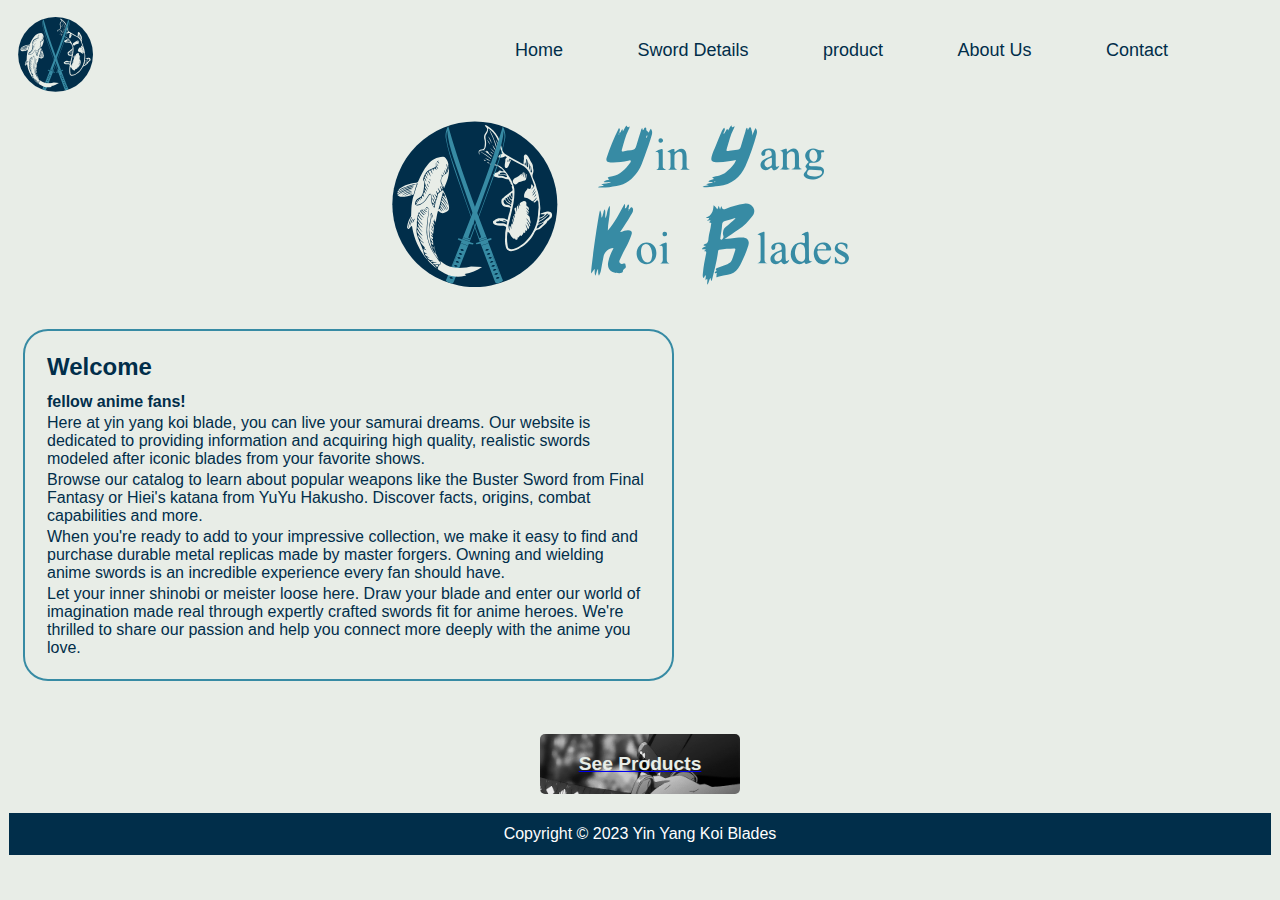
<file: index.html>
<!DOCTYPE html>
<html lang="en">
<head>
  <meta charset="UTF-8">
  <meta name="viewport" content="width=device-width, initial-scale=1.0">
  <link rel="stylesheet" href="test.css">
  <title>yin yang koi blade</title>
</head>
<body>
  <nav>
    <div class="main">
        <div class="container nav-container">
            <div class="menubar">
                <div class="logo">
                    <img src="img/logo.svg" alt="Anime Sword Shop Logo">
                    <ul>
                        <li><a href="./index.html">Home</a></li>
                        <li><a href="./detail.html">Sword Details</a></li> 
                        <li><a href="./product.html">product</a></li>
                        <li><a href="./about.html">About Us</a></li>
                        <li><a href="./contact.html">Contact</a></li>
                    </ul>
                </div>
            </div>
        </div>
    </div>

<!-- Absolutely positioned -->  
 <div class ="logoimg">
    <img src="img/mainlogo.svg" alt="Image"> 
 </div>
<main class="main-content">
    <section class="content-section">
        <div class="left-box">
            <div id="rcorners2">
               
                <h2>Welcome</h2>
                <h4>fellow anime fans!</h4>
            
                <p>Here at yin yang koi blade, you can live your samurai dreams. Our website is dedicated to providing information and acquiring high quality, realistic swords modeled after iconic blades from your favorite shows.</p>
                <p>Browse our catalog to learn about popular weapons like the Buster Sword from Final Fantasy or Hiei's katana from YuYu Hakusho. Discover facts, origins, combat capabilities and more.</p>
                <p>When you're ready to add to your impressive collection, we make it easy to find and purchase durable metal replicas made by master forgers. Owning and wielding anime swords is an incredible experience every fan should have.</p>
                <p>Let your inner shinobi or meister loose here. Draw your blade and enter our world of imagination made real through expertly crafted swords fit for anime heroes. We're thrilled to share our passion and help you connect more deeply with the anime you love.</p> 
            </div>
        </div>
        <div class="right-box">
            <div class="image-changer">
                <img class="slideshow-image" src="img/1.jpg" alt="Image 1">
                <img class="slideshow-image" src="img/2.jpg" alt="Image 2">
                <img class="slideshow-image" src="img/3.webp" alt="Image 3">
                <img class="slideshow-image" src="img/4.jpg" alt="Image 4">
                <img class="slideshow-image" src="img/5.webp" alt="Image 5">
            </div>
        </div>
    </section>
</main>
    <a href="product.html">
        <button class="product-btn">See Products
        </button>
    </a>
    <footer>
        <P>Copyright © 2023 Yin Yang Koi Blades</P>
    </footer>

    <script src="script.js"></script>
</body>
</html>
</file>
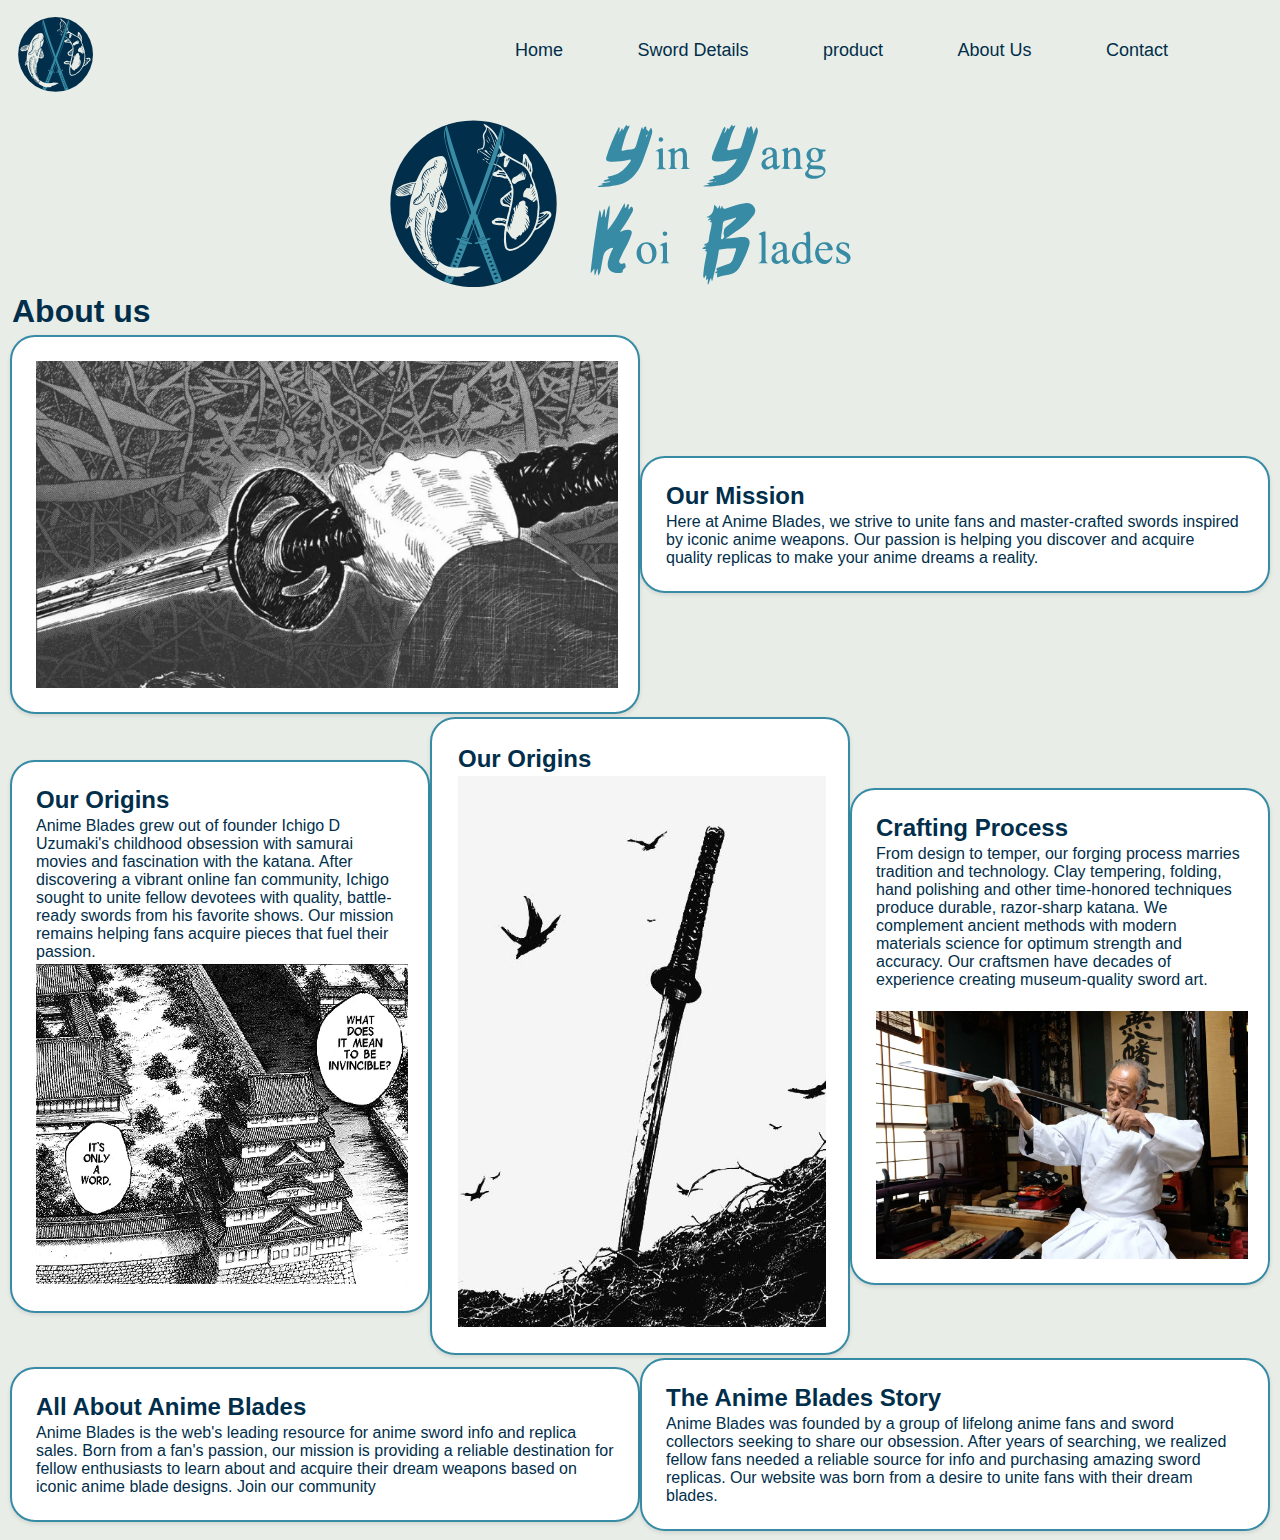
<file: about.html>
<!DOCTYPE html>
<html lang="en">
<head>
  <meta charset="UTF-8">
  <meta name="viewport" content="width=device-width, initial-scale=1.0">
  <link rel="stylesheet" href="test.css">
  <title>yin yang koi blade</title>
</head>
<body>
  <nav>
    <div class="main">
        <div class="container nav-container">
            <div class="menubar">
                <div class="logo">
                    <img src="img/logo.svg" alt="Anime Sword Shop Logo">
                    <ul>
                        <li><a href="./index.html">Home</a></li>
                        <li><a href="./detail.html">Sword Details</a></li> 
                        <li><a href="./product.html">product</a></li>
                        <li><a href="./about.html">About Us</a></li>
                        <li><a href="./contact.html">Contact</a></li>
                    </ul>
                </div>
            </div>
        </div>
    </div>

  <!-- Absolutely positioned -->  
  <div style="text-align: center;">
    <img src="img/mainlogo.svg" alt="Image" style="display: block; margin: 0 auto;width: 500px;"> 
  </div>

<body>
    <div class="container">
        <h1>About us</h1>
    </div>
    <div class="layer first-layer">
        <div class="border-box">
            <div class="border-box-content">
                <img src="img/about2.png"style="width: 100%; height: 100% ;display: flex">
            </div>
        </div>
        <div class="border-box">
            <div class="border-box-content">
                <h2>Our Mission</h2>
                <p>Here at Anime Blades, we strive to unite fans and master-crafted swords inspired by iconic anime weapons. 
                    Our passion is helping you discover and acquire quality replicas to make your anime dreams a reality.</p>
            </div>
        </div>
    </div>

    <div class="layer second-layer">
        <div class="border-box">
            <div class="border-box-content">
                <h2>Our Origins</h2>
                <p>Anime Blades grew out of founder Ichigo D Uzumaki's childhood obsession with samurai movies and fascination with the katana. After discovering a vibrant online fan community, Ichigo sought to unite fellow devotees with quality, battle-ready swords from his favorite shows. Our mission remains helping fans acquire pieces that fuel their passion.</p>
                    <img src="img/vegabond.jpg" style="width: 100%; height: 100% ;display: flex">
                </p>
            </div>
        </div>
        <div class="border-box">
            <div style="background-color: none;">
                <div class="border-box-content">
                    <h2>Our Origins</h2>
                    <img src="img/about3.jpg" style="width: 100%; height: 100% ;display: flex">
                </div>
            </div>
        </div>
        <div class="border-box">
            <div class="border-box-content" background-color:red>
                <h2>Crafting Process</h2>
                <p>From design to temper, our forging process marries tradition and technology. Clay tempering, folding, hand polishing and other time-honored techniques produce durable, razor-sharp katana. We complement ancient methods with modern materials science for optimum strength and accuracy. Our craftsmen have decades of experience creating museum-quality sword art.</p>
                <br>
                <img src="img/Matsunaga.webp" style="width: 100%; height: 100% ;display: flex">
            </div>
        </div>
    </div>

    <div class="layer third-layer">
        <div class="border-box">
            <div class="border-box-content">
                <h2>All About Anime Blades</h2>
                <p>Anime Blades is the web's leading resource for anime sword info and replica sales. Born from a fan's passion, our mission is providing a reliable destination for fellow enthusiasts to learn about and acquire their dream weapons based on iconic anime blade designs. Join our community</p>
            </div>
        </div>
        <div class="border-box">
            <div class="border-box-content">
                <h2>The Anime Blades Story</h2>
                <p>Anime Blades was founded by a group of lifelong anime fans and sword collectors seeking to share our obsession. After years of searching, we realized fellow fans needed a reliable source for info and purchasing amazing sword replicas. Our website was born from a desire to unite fans with their dream blades.</p>
            </div>
        </div>
    </div>
</body>
</html>
</file>
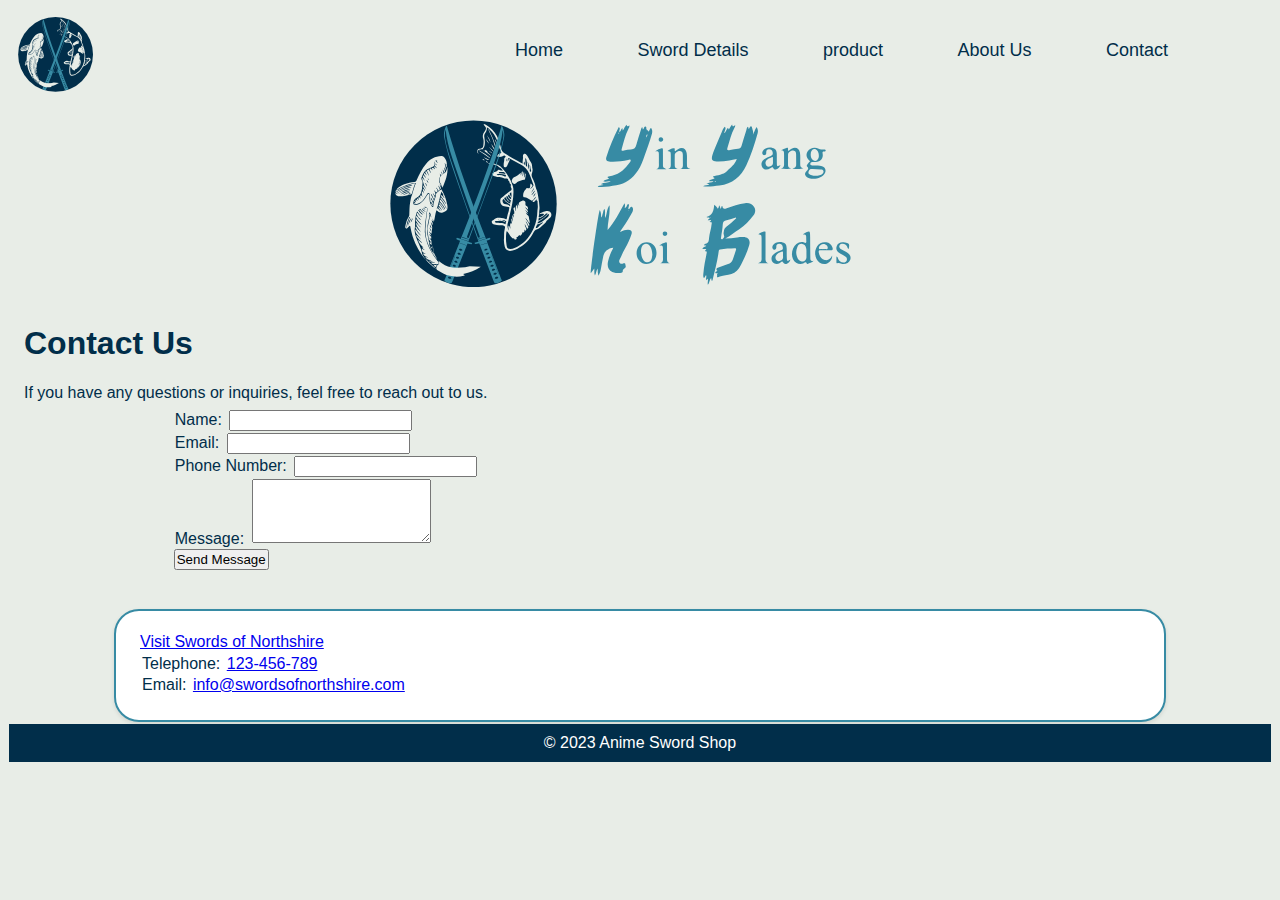
<file: contact.html>
<!DOCTYPE html>
<html lang="en">
<head>
  <meta charset="UTF-8">
  <meta name="viewport" content="width=device-width, initial-scale=1.0">
  <link rel="stylesheet" href="test.css">
  <title>yin yang koi blade</title>
</head>
<body>
  <nav>
    <div class="main">
        <div class="container nav-container">
            <div class="menubar">
                <div class="logo">
                    <img src="img/logo.svg" alt="Anime Sword Shop Logo">
                    <ul>
                        <li><a href="./index.html">Home</a></li>
                        <li><a href="./detail.html">Sword Details</a></li> 
                        <li><a href="./product.html">product</a></li>
                        <li><a href="./about.html">About Us</a></li>
                        <li><a href="./contact.html">Contact</a></li>
                    </ul>
                </div>
            </div>
        </div>
    </div>
  <!-- Absolutely positioned -->  
  <div style="text-align: center;">
    <img src="mainlogo.svg" alt="Image" style="display: block; margin: 0 auto;width: 500px;"> 
  </div>

 

    <main class="container">
        <section class="content-section">
            <div class="left-box">
                <h1>Contact Us</h1><br>
                <p>If you have any questions or inquiries, feel free to reach out to us.</p>
                    <div class="layer first-layer">
                        <div class="contact-form">
                            <form id="contact-form" onsubmit="return sendEmail()">
                                <label for="name">Name:</label>
                                <input type="text" id="name" required><br>

                                <label for="email">Email:</label>
                                <input type="email" id="email" required><br>

                                <label for="phone">Phone Number:</label>
                                <input type="tel" id="phone" required><br>

                                <label for="message">Message:</label>
                                <textarea id="message" rows="4" required></textarea><br>

                                <button type="submit">Send Message</button>
                            </form>
                        </div>
                    </div>

                </div>
                <div class="right-box">
                    <div class="image-changer">
                        <img class="slideshow-image" src="contact1.jpg" alt="Image 1">
                        <img class="slideshow-image" src="contact2.jpg" alt="Image 2">
                        <img class="slideshow-image" src="contact3.jpg" alt="Image 3">
                        <img class="slideshow-image" src="contact4.jpg" alt="Image 4">
                        <img class="slideshow-image" src="contact5.jpg" alt="Image 5">
                        <img class="slideshow-image" src="contact6.jpg" alt="Image 6">
                        <img class="slideshow-image" src="contact7.jpg" alt="Image 7">
                        <img class="slideshow-image" src="contact8.jpg" alt="Image 8">
                        <img class="slideshow-image" src="contact9.jpg" alt="Image 9">
                        <img class="slideshow-image" src="contact10.jpg" alt="Image 10">
                    </div>
                </div>
            </section>
            <div class="border-box">
                <div class="contact-info">
                    <a href="https://www.swordsofnorthshire.com/" target="_blank">Visit Swords of Northshire</a>
                    <div>
                        <p>Telephone: <a href="tel:+123456789">123-456-789</a></p>
                        <p>Email: <a href="mailto:info@swordsofnorthshire.com">info@swordsofnorthshire.com</a></p>
                    </div>
                </div>
            </div>
    </main>

    <script>
        function sendEmail() {
            const name = document.getElementById("name").value;
            const email = document.getElementById("email").value;
            const phone = document.getElementById("phone").value;
            const message = document.getElementById("message").value;
    
            // Initialize Email.js with your user ID
            emailjs.init("user_your_emailjs_user_id");
    
            // Send the email
            emailjs.send("service_your_service_id", "template_your_template_id", {
                to_email: "",
                from_name: name,
                from_email: email,
                phone: phone,
                message: message,
            })
            .then(function(response) {
                console.log("Email sent successfully:", response);
                alert("Message sent successfully!");
            }, function(error) {
                console.error("Error sending email:", error);
                alert("Error sending message. Please try again later.");
            });
            return false;
        }

        // image changer
        const images = document.querySelectorAll('.slideshow-image');
        let currentIndex = 0;

        function showImage(index) {
        images.forEach(image => {
            image.style.display = 'none';
        });

        images[index].style.display = 'block';
        }

        function changeImage() {
        currentIndex = (currentIndex + 1) % images.length;
        showImage(currentIndex);
        }

        setInterval(changeImage, 2000); // Change image every 2 seconds
    </script>
</body>
<footer>
    &copy; 2023 Anime Sword Shop
</footer>
</file>
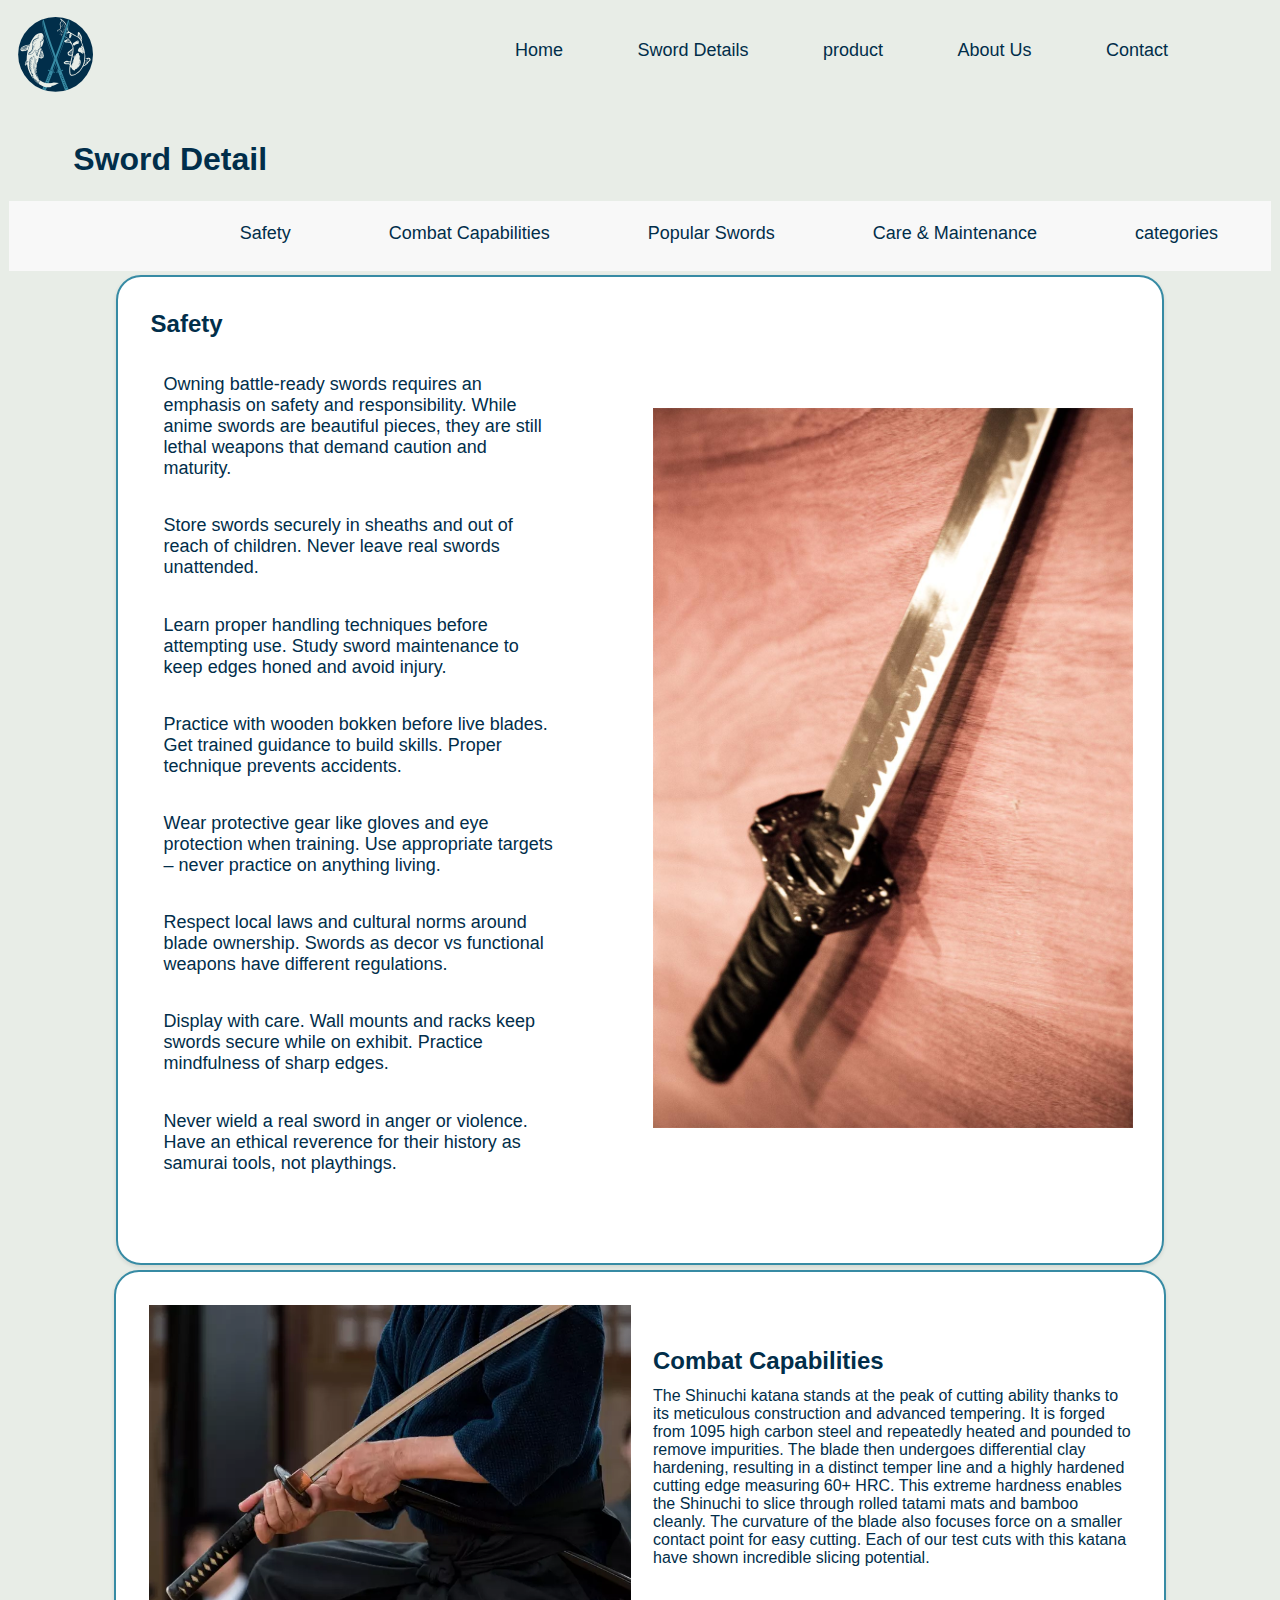
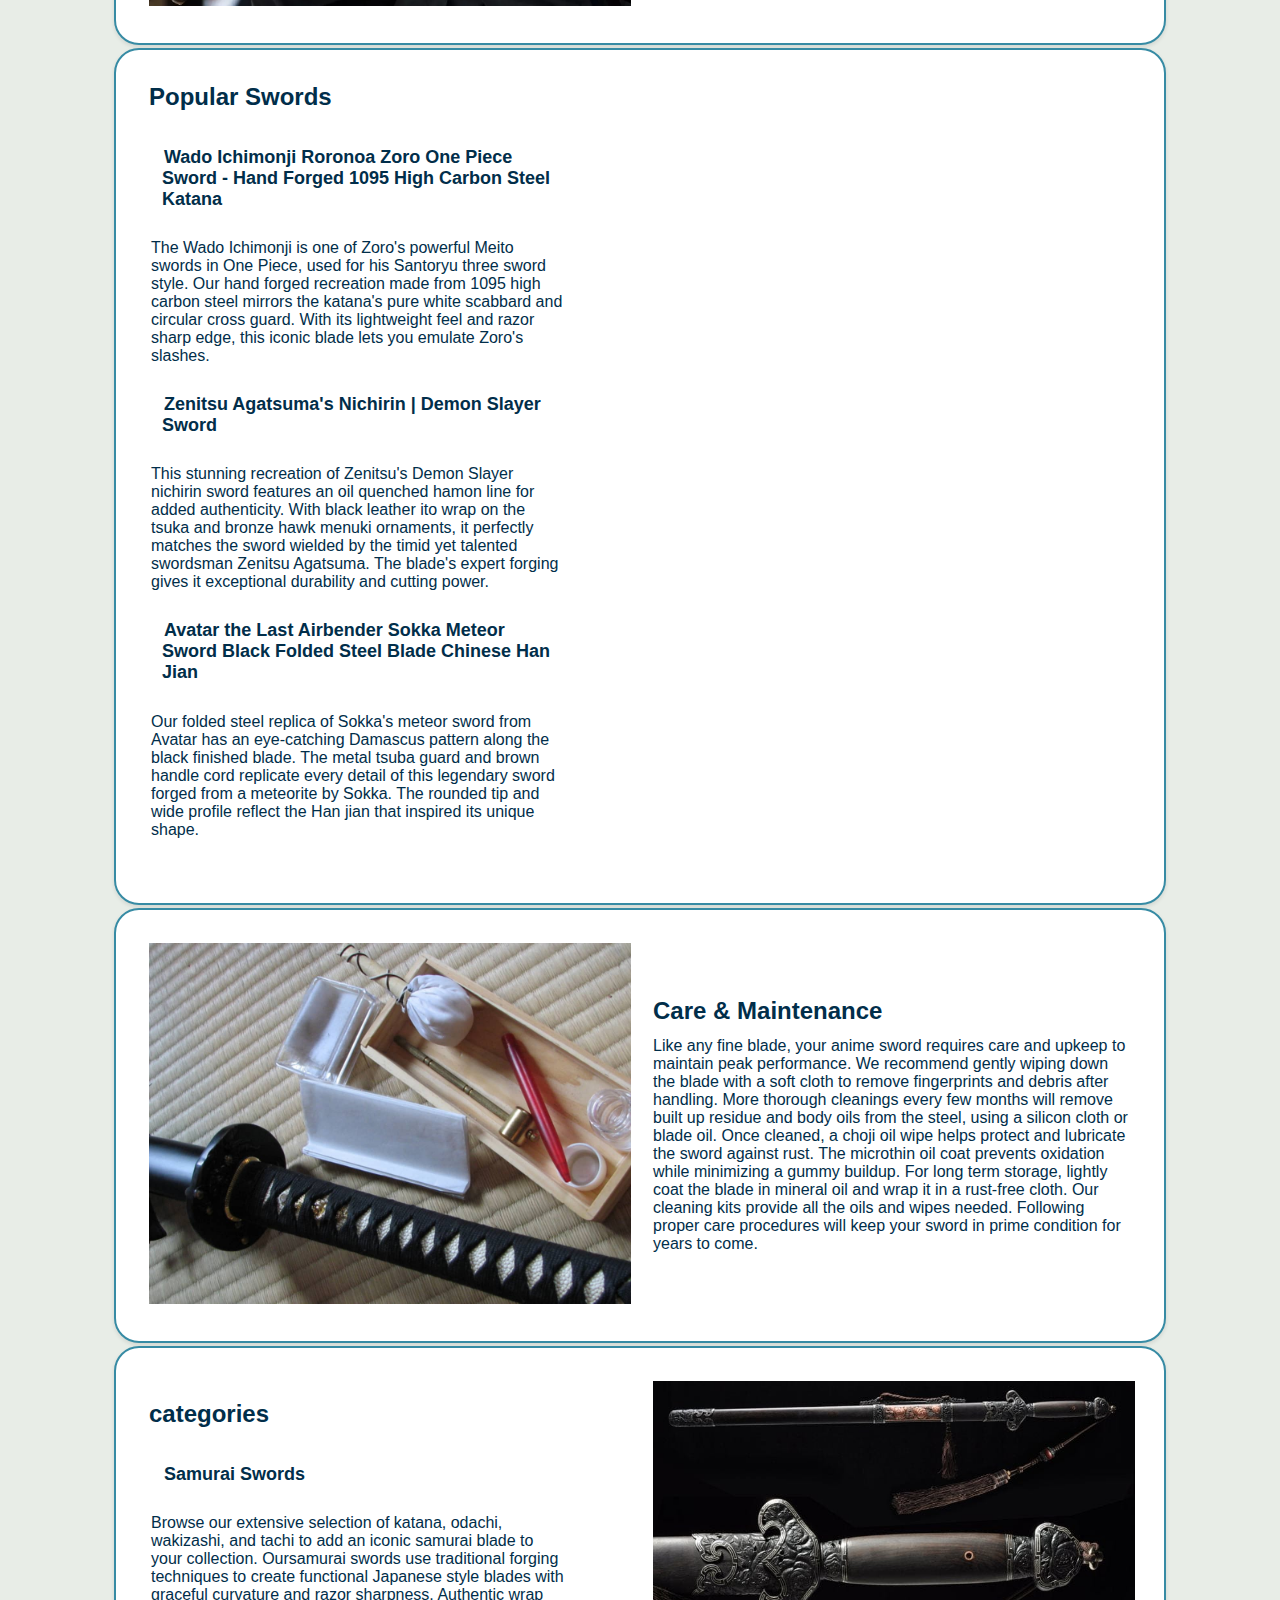
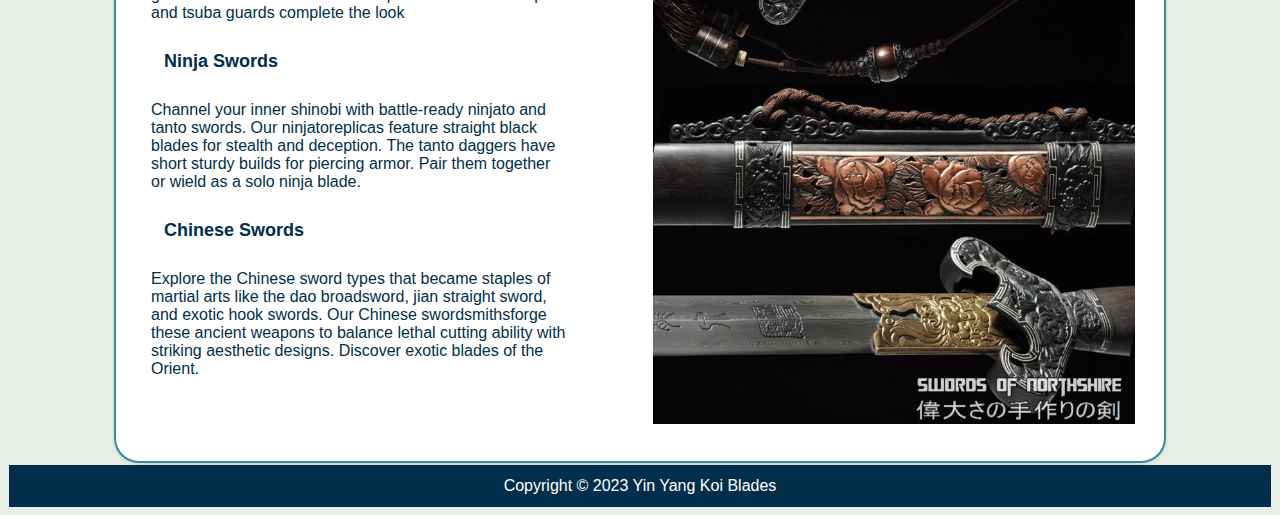
<file: detail.html>
<!DOCTYPE html>
<html lang="en">
<head>
  <meta charset="UTF-8">
  <meta name="viewport" content="width=device-width, initial-scale=1.0">
  <link rel="stylesheet" href="test.css">
  <title>yin yang koi blade</title>
</head>
<body>
  <nav>
    <div class="main">
        <div class="container nav-container">
            <div class="menubar">
                <div class="logo">
                    <img src="img/logo.svg" alt="Anime Sword Shop Logo">
                    <ul>
                        <li><a href="./index.html">Home</a></li>
                        <li><a href="./detail.html">Sword Details</a></li> 
                        <li><a href="./product.html">product</a></li>
                        <li><a href="./about.html">About Us</a></li>
                        <li><a href="./contact.html">Contact</a></li>
                    </ul>
                </div>
            </div>
        </div>
    </div>

<!-- Absolutely positioned -->  
<div style="text-align: center;">
    <!-- <img src="img/mainlogo.svg" alt="Image" style="display: block; margin: 0 auto;width: 500px;padding: 50px">  -->
  </div>
<di class="title">
  <h1 >Sword Detail</h1>
</di>

<div class="sticky-container">
  <nav class="sticky-nav">
    <nav>
    <ul>
    <li><a href="#page1">Safety</a></li>
    <li><a href="#page2">Combat Capabilities</a></li>
    <li><a href="#page3">Popular Swords</a></li>
    <li><a href="#page4">Care & Maintenance</a></li>
    <li><a href="#page5">categories</a></li>
  </ul>
    </nav>
  </div>


  <div id="page1">
  <div class="layer layer1">
    <div class="border-box">
      <div class="left-box">
        <h2>Safety</h2><ul>
            <li>Owning battle-ready swords requires an emphasis on safety and responsibility. While anime swords are beautiful pieces, they are still lethal weapons that demand caution and maturity.</li>
            <li>Store swords securely in sheaths and out of reach of children. Never leave real swords unattended.</li>
            <li>Learn proper handling techniques before attempting use. Study sword maintenance to keep edges honed and avoid injury.</li>
            <li>Practice with wooden bokken before live blades. Get trained guidance to build skills. Proper technique prevents accidents.</li>
            <li>Wear protective gear like gloves and eye protection when training. Use appropriate targets – never practice on anything living.</li>
            <li>Respect local laws and cultural norms around blade ownership. Swords as decor vs functional weapons have different regulations.</li>                        <li>Display with care. Wall mounts and racks keep swords secure while on exhibit. Practice mindfulness of sharp edges.</li>
            <li>Never wield a real sword in anger or violence. Have an ethical reverence for their history as samurai tools, not playthings.</li>
        </li>
      </ul> 
    <br><p>
      </div>
      <div class="right-box">
        <img src="img/safety1.jpg" alt="Image 1">
      </div>
    </div>
  </div>
  </div>

  <div id="page2">
    <div class="border-box">
      <div class="left-box">
        <img src="img/combat.webp" alt="Combat Capabilities">
      </div>
      <div class="right-box">
        <h2>Combat Capabilities</h2>
        <p>
            The Shinuchi katana stands at the peak of cutting ability thanks to its meticulous construction and advanced tempering. 
            It is forged from 1095 high carbon steel and repeatedly heated and pounded to remove impurities. 
            The blade then undergoes differential clay hardening, resulting in a distinct temper line and a highly hardened cutting edge measuring 60+ HRC. 
            This extreme hardness enables the Shinuchi to slice through rolled tatami mats and bamboo cleanly. 
            The curvature of the blade also focuses force on a smaller contact point for easy cutting. 
            Each of our test cuts with this katana have shown incredible slicing potential.
        </p>
      </div>
  </div>
  </div>

  <div id="page3">
      <div class="border-box">
      <div class="left-box">
        <h2>Popular Swords</h2>
        <ul>
        <li>
                <b>Wado Ichimonji Roronoa Zoro One Piece Sword - Hand Forged 1095 High Carbon Steel Katana</b>
            </li><br>
            <p>The Wado Ichimonji is one of Zoro's powerful Meito swords in One Piece, used for his Santoryu three sword style. Our hand forged recreation made from 1095 high carbon steel mirrors the katana's pure white scabbard and circular cross guard. With its lightweight feel and razor sharp edge, this iconic blade lets you emulate Zoro's slashes.</p>
            
            <br><li>
                <b>Zenitsu Agatsuma's Nichirin | Demon Slayer Sword</b>
            </li><br>
            <p>This stunning recreation of Zenitsu's Demon Slayer nichirin sword features an oil quenched hamon line for added authenticity. With black leather ito wrap on the tsuka and bronze hawk menuki ornaments, it perfectly matches the sword wielded by the timid yet talented swordsman Zenitsu Agatsuma. The blade's expert forging gives it exceptional durability and cutting power.</p>
            
            <br><li>
                <b>Avatar the Last Airbender Sokka Meteor Sword Black Folded Steel Blade Chinese Han Jian</b>
            </li><br>
            <p>Our folded steel replica of Sokka's meteor sword from Avatar has an eye-catching Damascus pattern along the black finished blade. The metal tsuba guard and brown handle cord replicate every detail of this legendary sword forged from a meteorite by Sokka. The rounded tip and wide profile reflect the Han jian that inspired its unique shape.</p>
      
        </ul>
        </div>
      <div class="right-box">
        <div class="image-changer">
            <img class="slideshow-image" src="img/zenitsu.webp" alt="Image 1">
            <img class="slideshow-image" src="img/zoro.webp" alt="Image 2">
            <img class="slideshow-image" src="img/sokka.webp" alt="Image 3">

        </div>
      </div>
    </div>
  </div>

  <div id="page4">
    <div class="border-box">
      <div class="left-box">
        <img src="img/safety.jpg" alt="Care & Maintenance">
      </div>
      <div class="right-box">
        <h2>Care & Maintenance</h2>
        <p>
            Like any fine blade, your anime sword requires care and upkeep to maintain peak performance. 
            We recommend gently wiping down the blade with a soft cloth to remove fingerprints and debris after handling. 
            More thorough cleanings every few months will remove built up residue and body oils from the steel, using a silicon cloth or blade oil. 
            Once cleaned, a choji oil wipe helps protect and lubricate the sword against rust. 
            The microthin oil coat prevents oxidation while minimizing a gummy buildup. 
            For long term storage, lightly coat the blade in mineral oil and wrap it in a rust-free cloth. 
            Our cleaning kits provide all the oils and wipes needed. 
            Following proper care procedures will keep your sword in prime condition for years to come.
        </p>
      </div>
    </div>
  </div>


<div id="page5">
    <div class="border-box">
      <div class="left-box">
        <h2>categories</h2><ul>
            <li>
                    <b>Samurai Swords</b>
                </li><br>
                <p>Browse our extensive selection of katana, odachi, wakizashi, and tachi to add an iconic samurai blade to your collection. Oursamurai swords use traditional forging techniques to create functional Japanese style blades with graceful curvature and razor sharpness. Authentic wrap and tsuba guards complete the look</p>
                
                <br><li>
                    <b>Ninja Swords</b>
                </li><br>
                <p>Channel your inner shinobi with battle-ready ninjato and tanto swords. Our ninjatoreplicas feature straight black blades for stealth and deception. The tanto daggers have short sturdy builds for piercing armor. Pair them together or wield as a solo ninja blade.</p>
                
                <br><li>
                    <b>Chinese Swords</b>
                </li><br>
                <p>Explore the Chinese sword types that became staples of martial arts like the dao broadsword, jian straight sword, and exotic hook swords. Our Chinese swordsmithsforge these ancient weapons to balance lethal cutting ability with striking aesthetic designs. Discover exotic blades of the Orient.</p>
          
            </ul>
    <br><p>
      </div>
      <div class="right-box">
        <img src="img/chinese.jpg" alt="Peony Qinglong Folded Steel Blade Jian Kung Fu Chinese Martial Arts Wushu Tai Chi Sword">
      </div>
    </div>
  </div>
  <!-- Add more layers following the same structure -->

  <footer>
    <P>Copyright © 2023 Yin Yang Koi Blades</P>
  </footer>





  <!-- <script>
    function sendEmail() {
        const name = document.getElementById("name").value;
        const email = document.getElementById("email").value;
        const phone = document.getElementById("phone").value;
        const message = document.getElementById("message").value;

        // Initialize Email.js with your user ID
        emailjs.init("user_your_emailjs_user_id");

        // Send the email
        emailjs.send("service_your_service_id", "template_your_template_id", {
            to_email: "",
            from_name: name,
            from_email: email,
            phone: phone,
            message: message,
        })
        .then(function(response) {
            console.log("Email sent successfully:", response);
            alert("Message sent successfully!");
        }, function(error) {
            console.error("Error sending email:", error);
            alert("Error sending message. Please try again later.");
        });
        return false;
    } -->

    <script src="script.js"></script>

    </script>

</body>
</html>
</file>
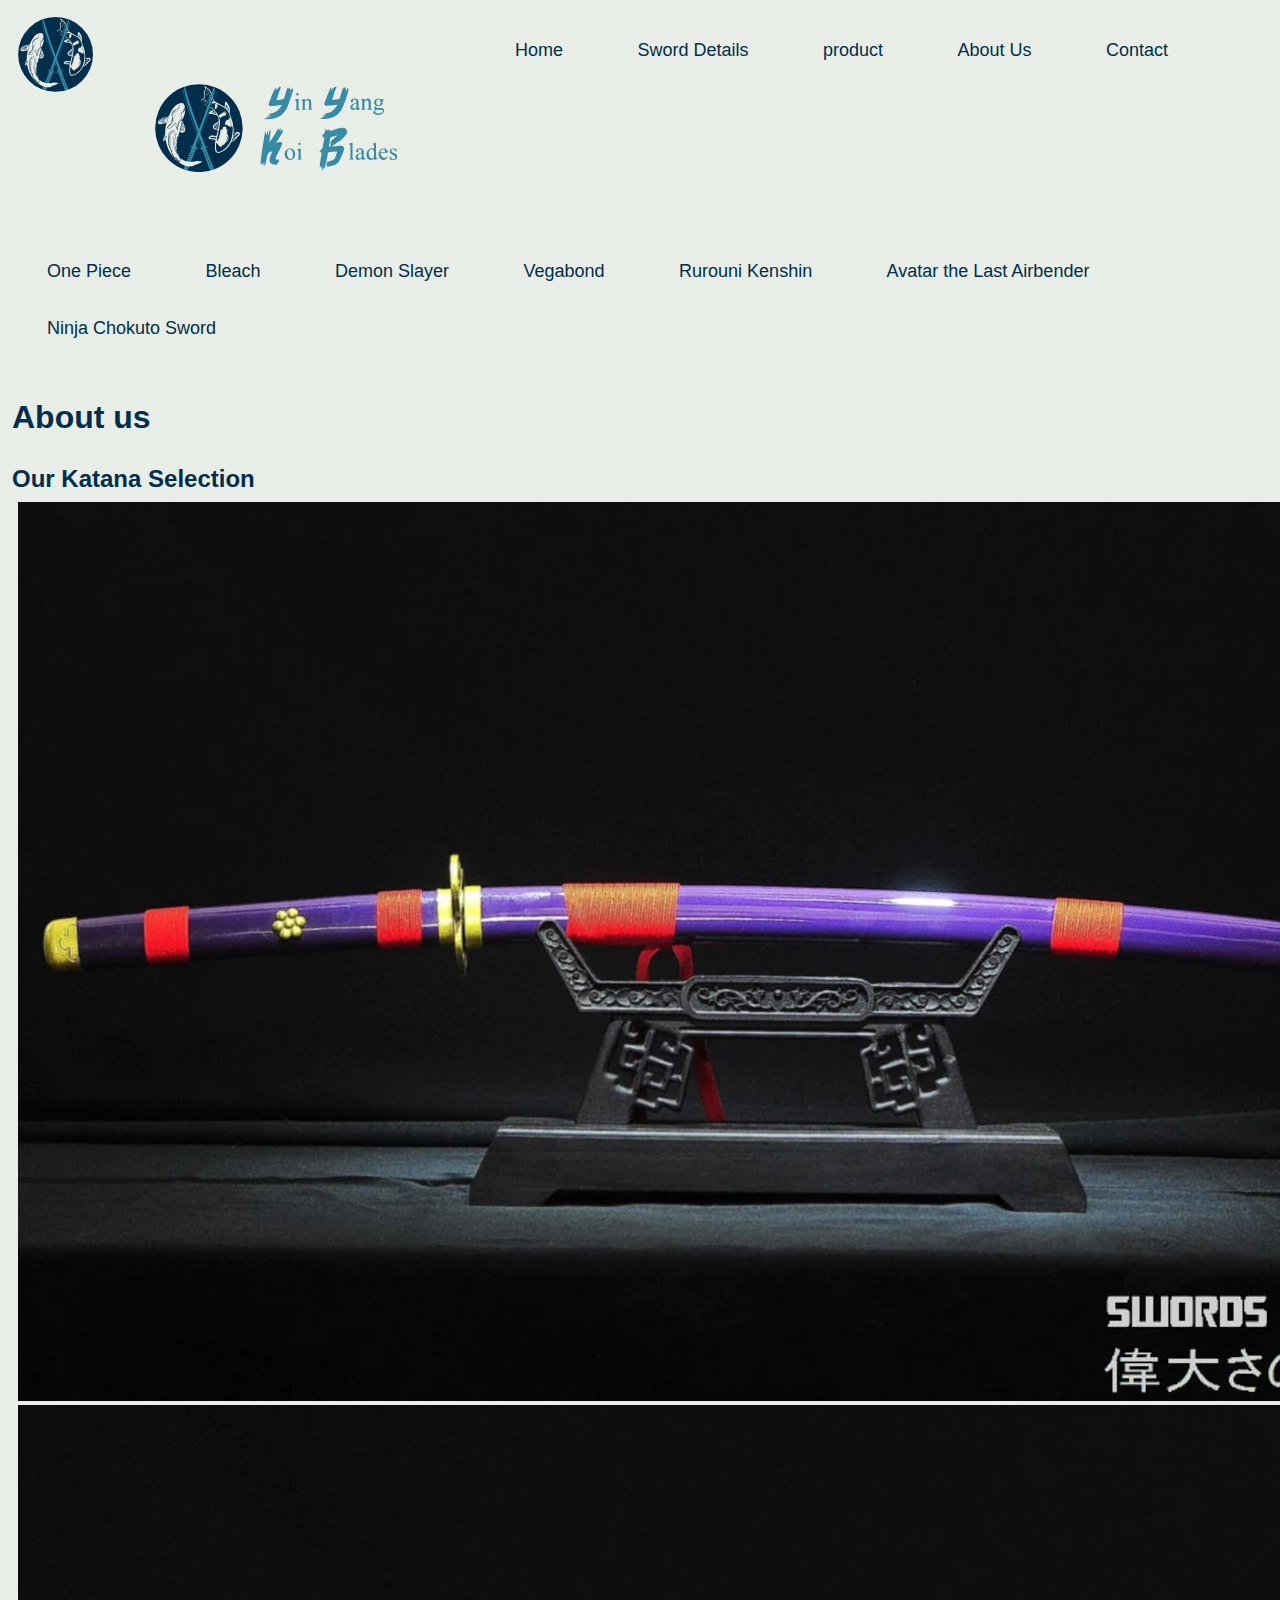
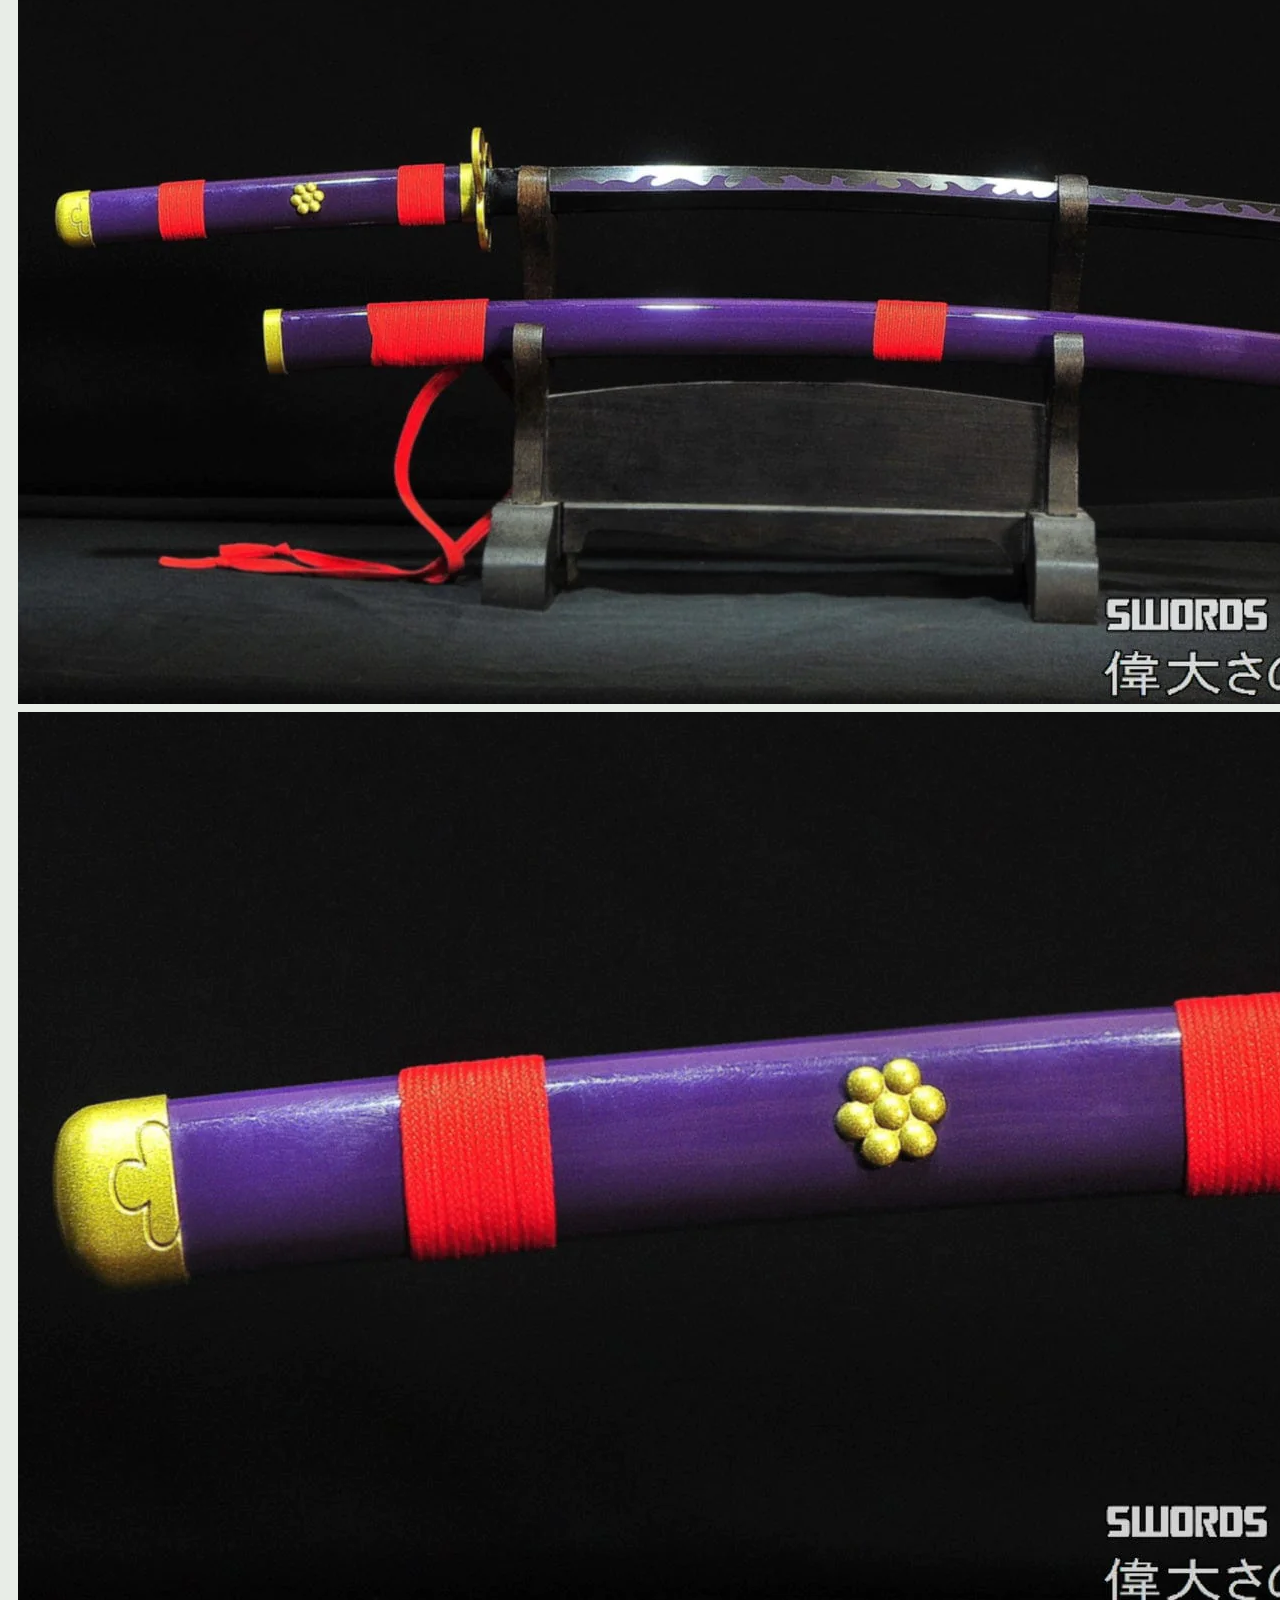
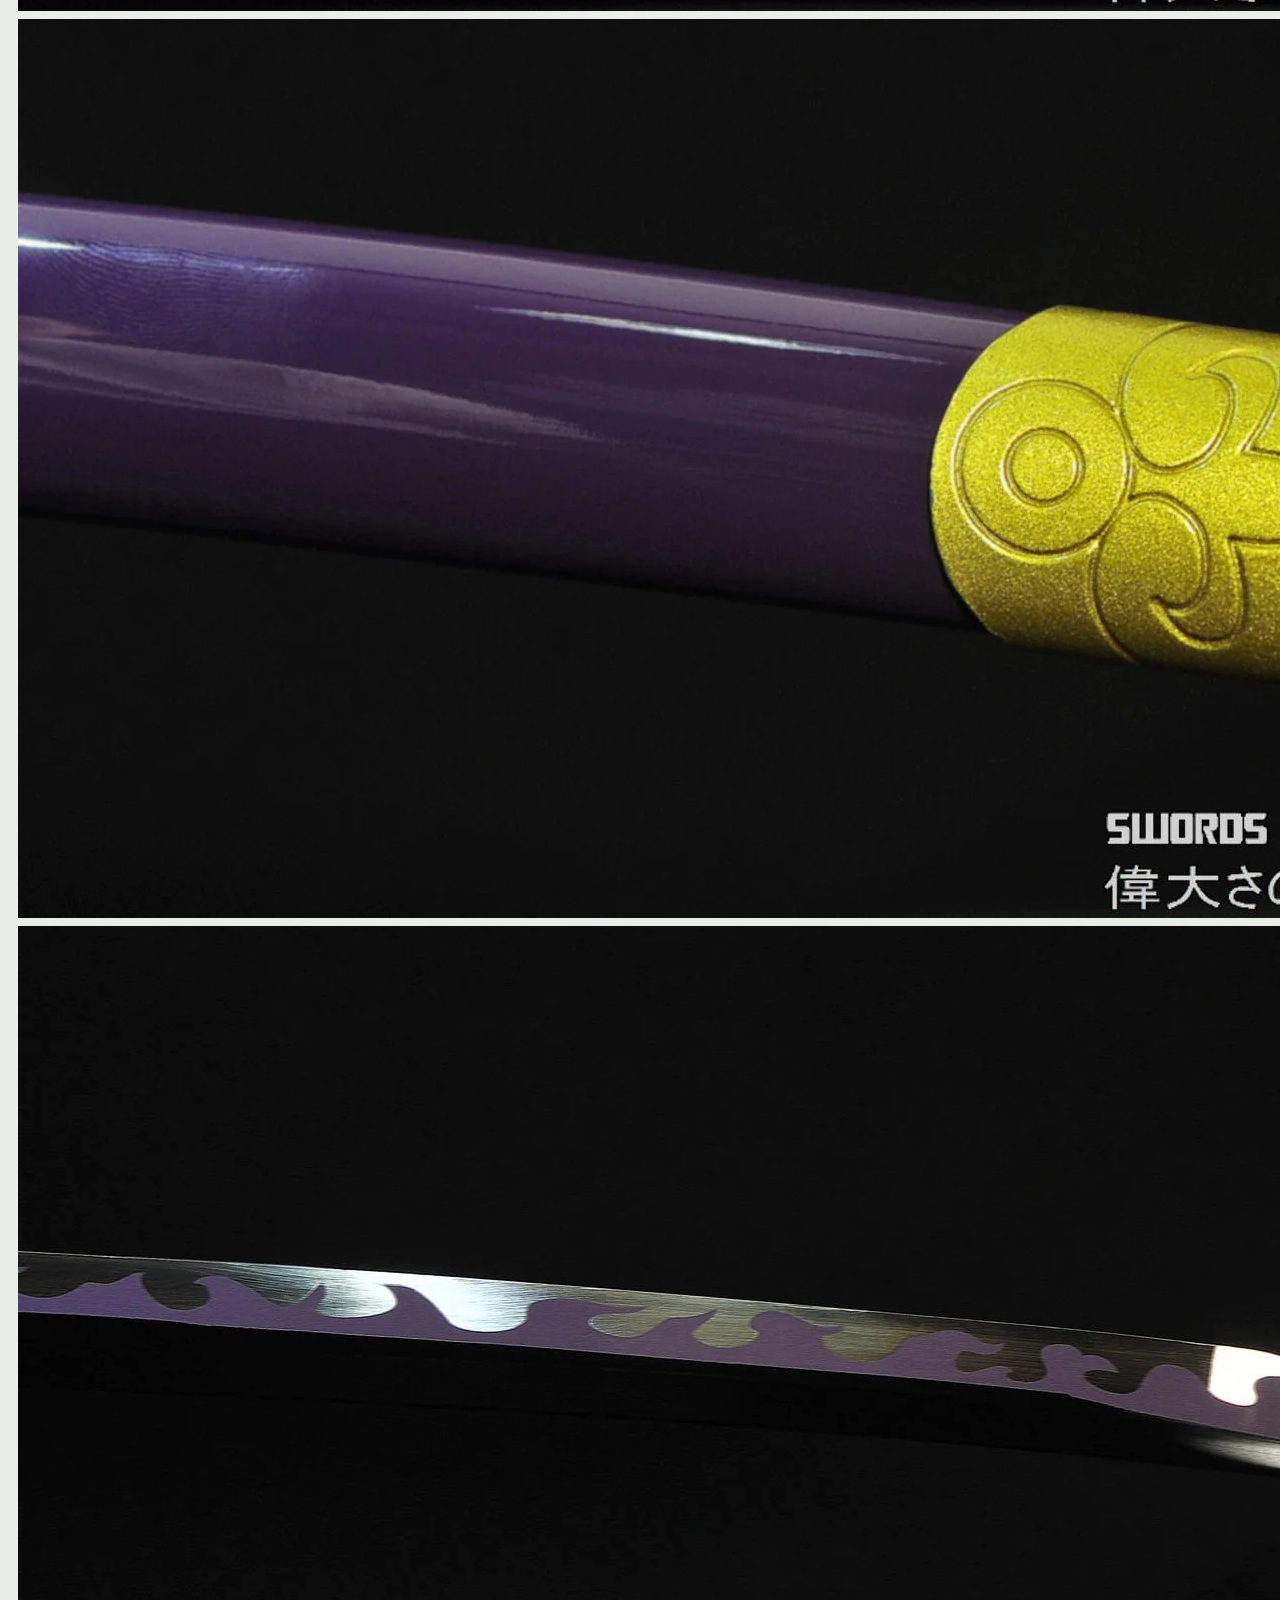
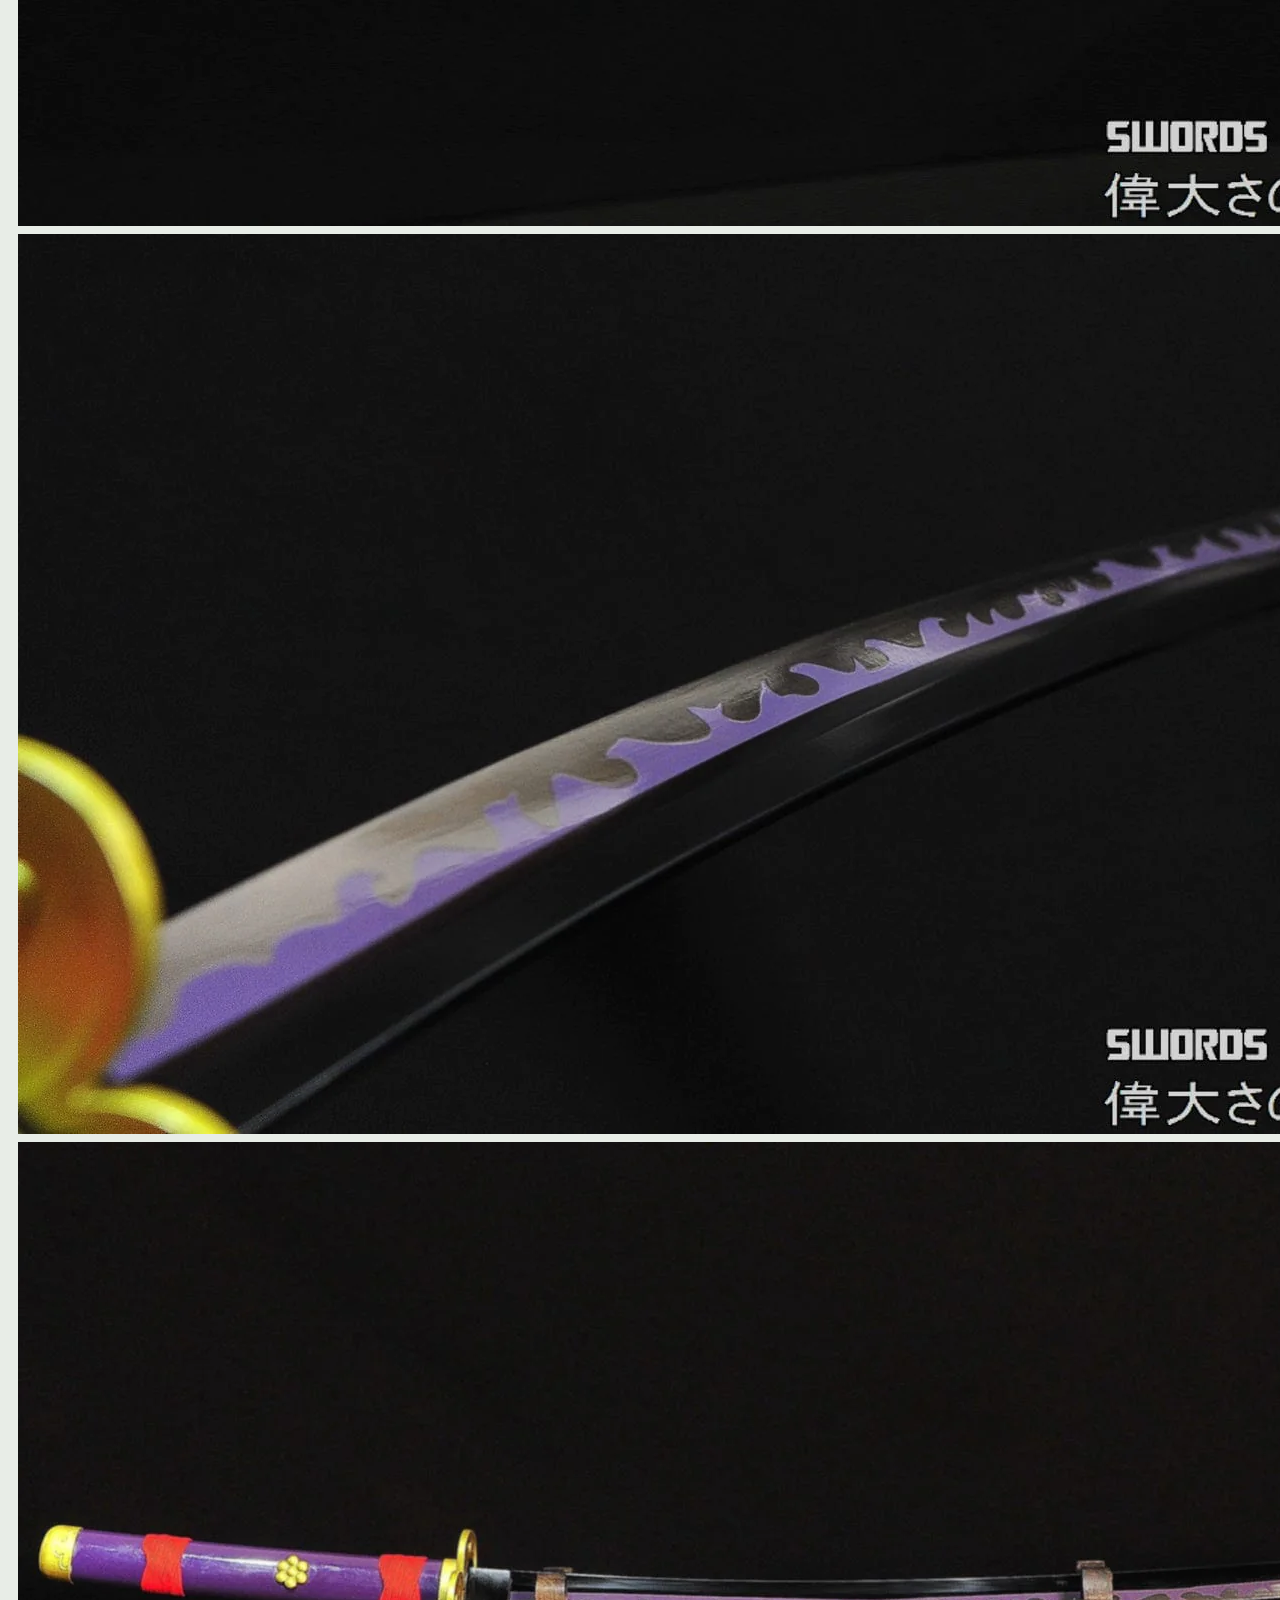
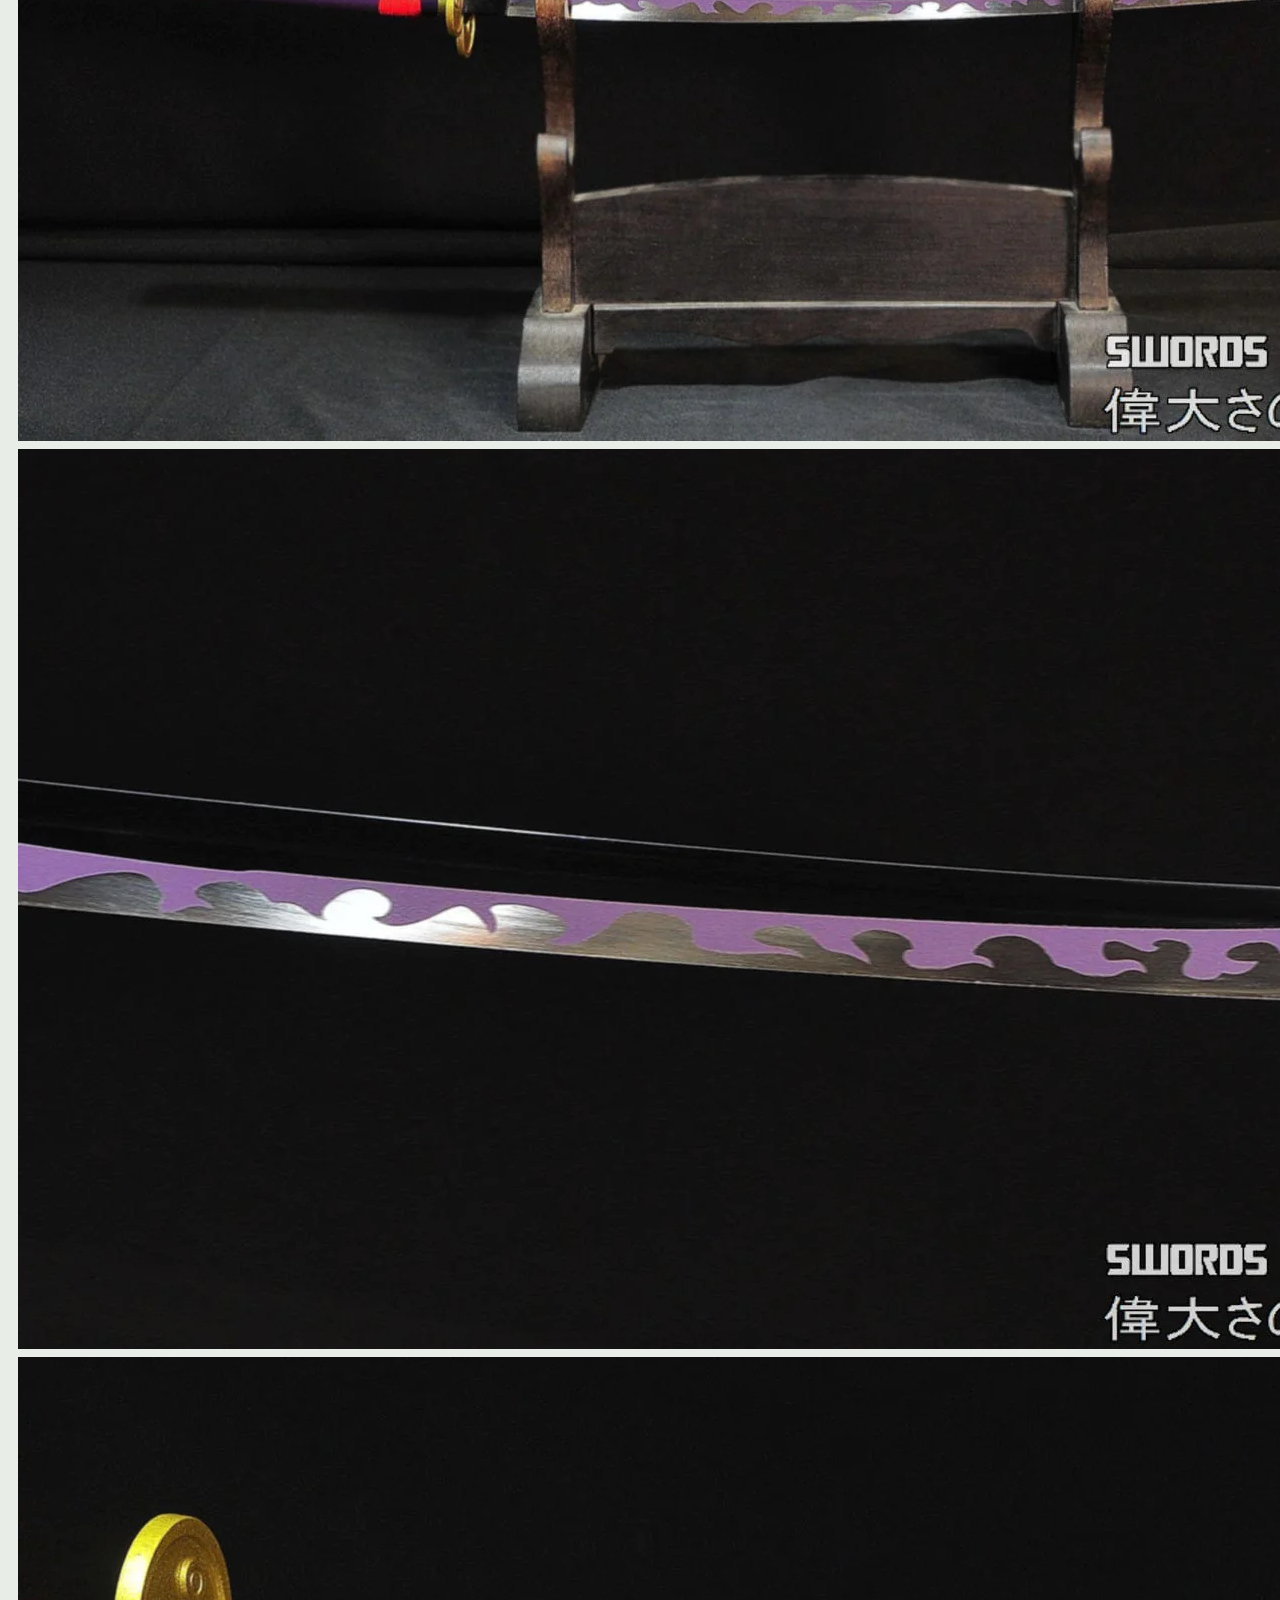
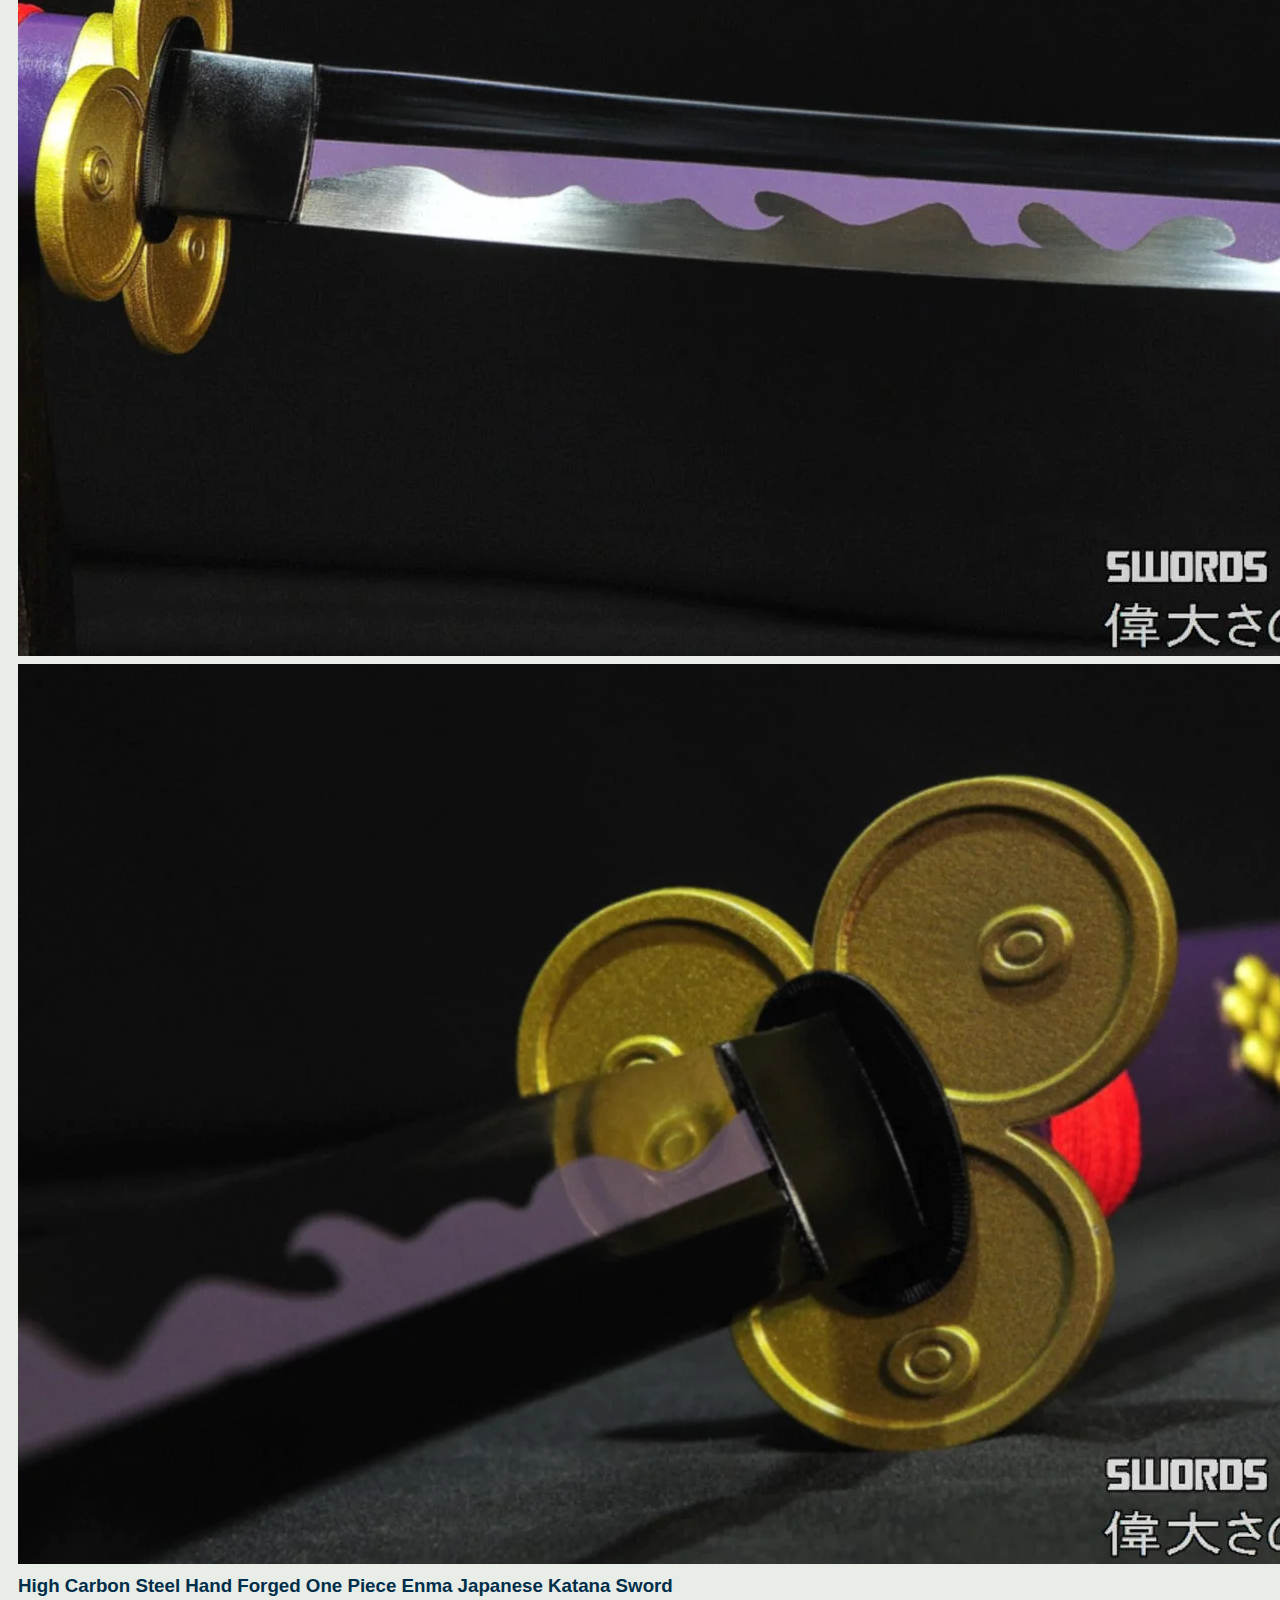
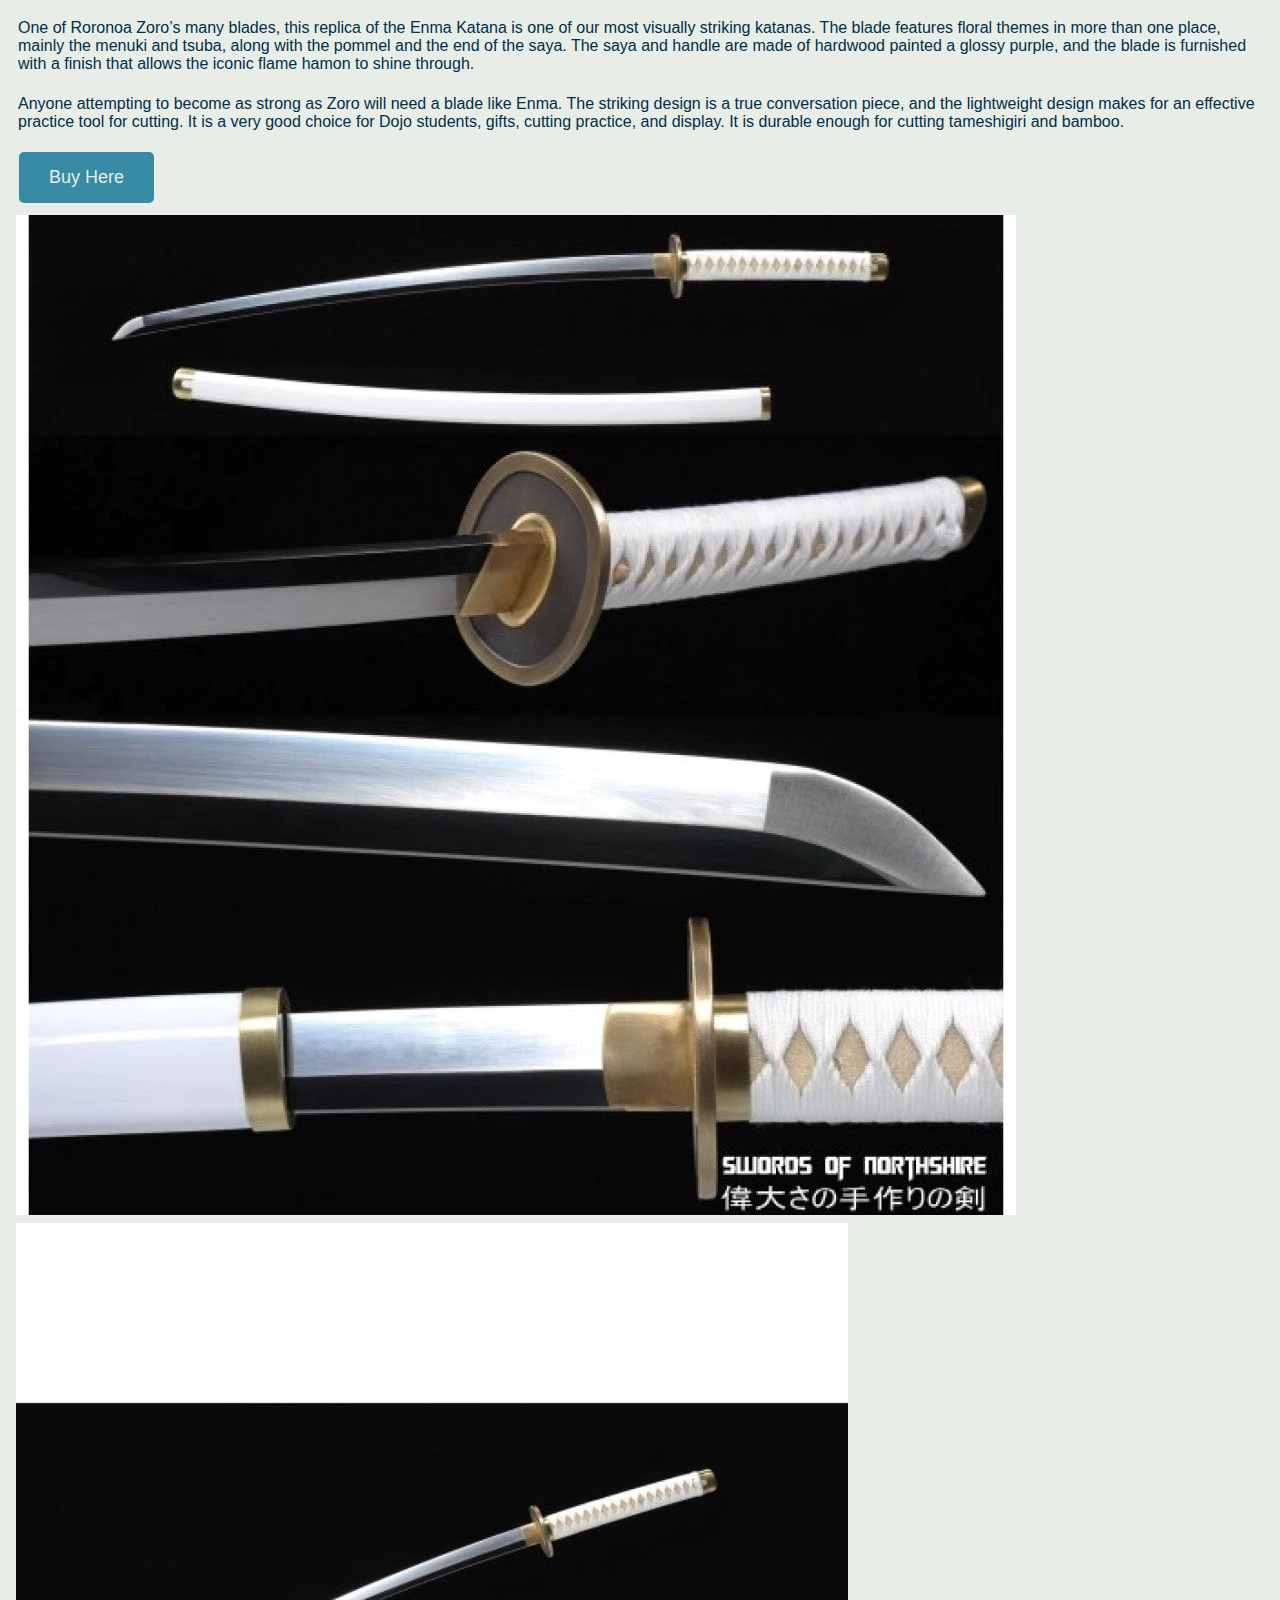
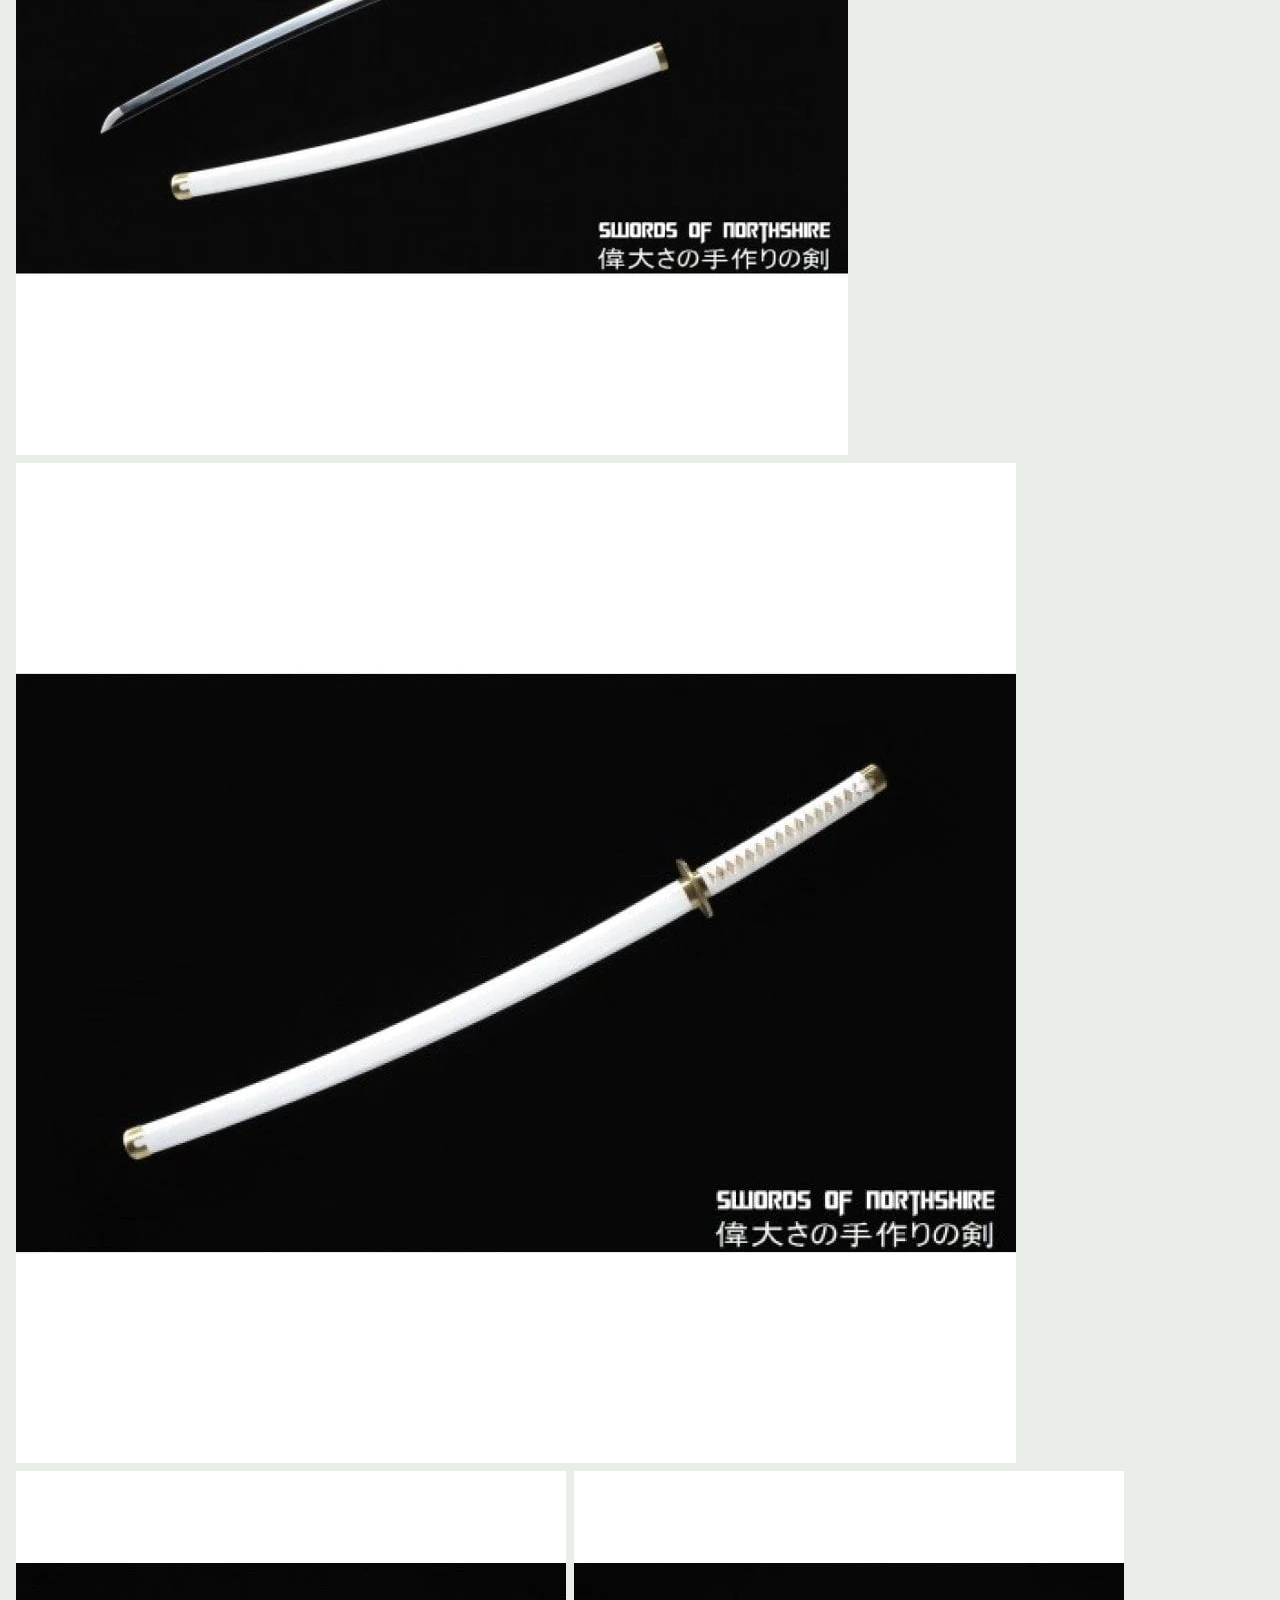
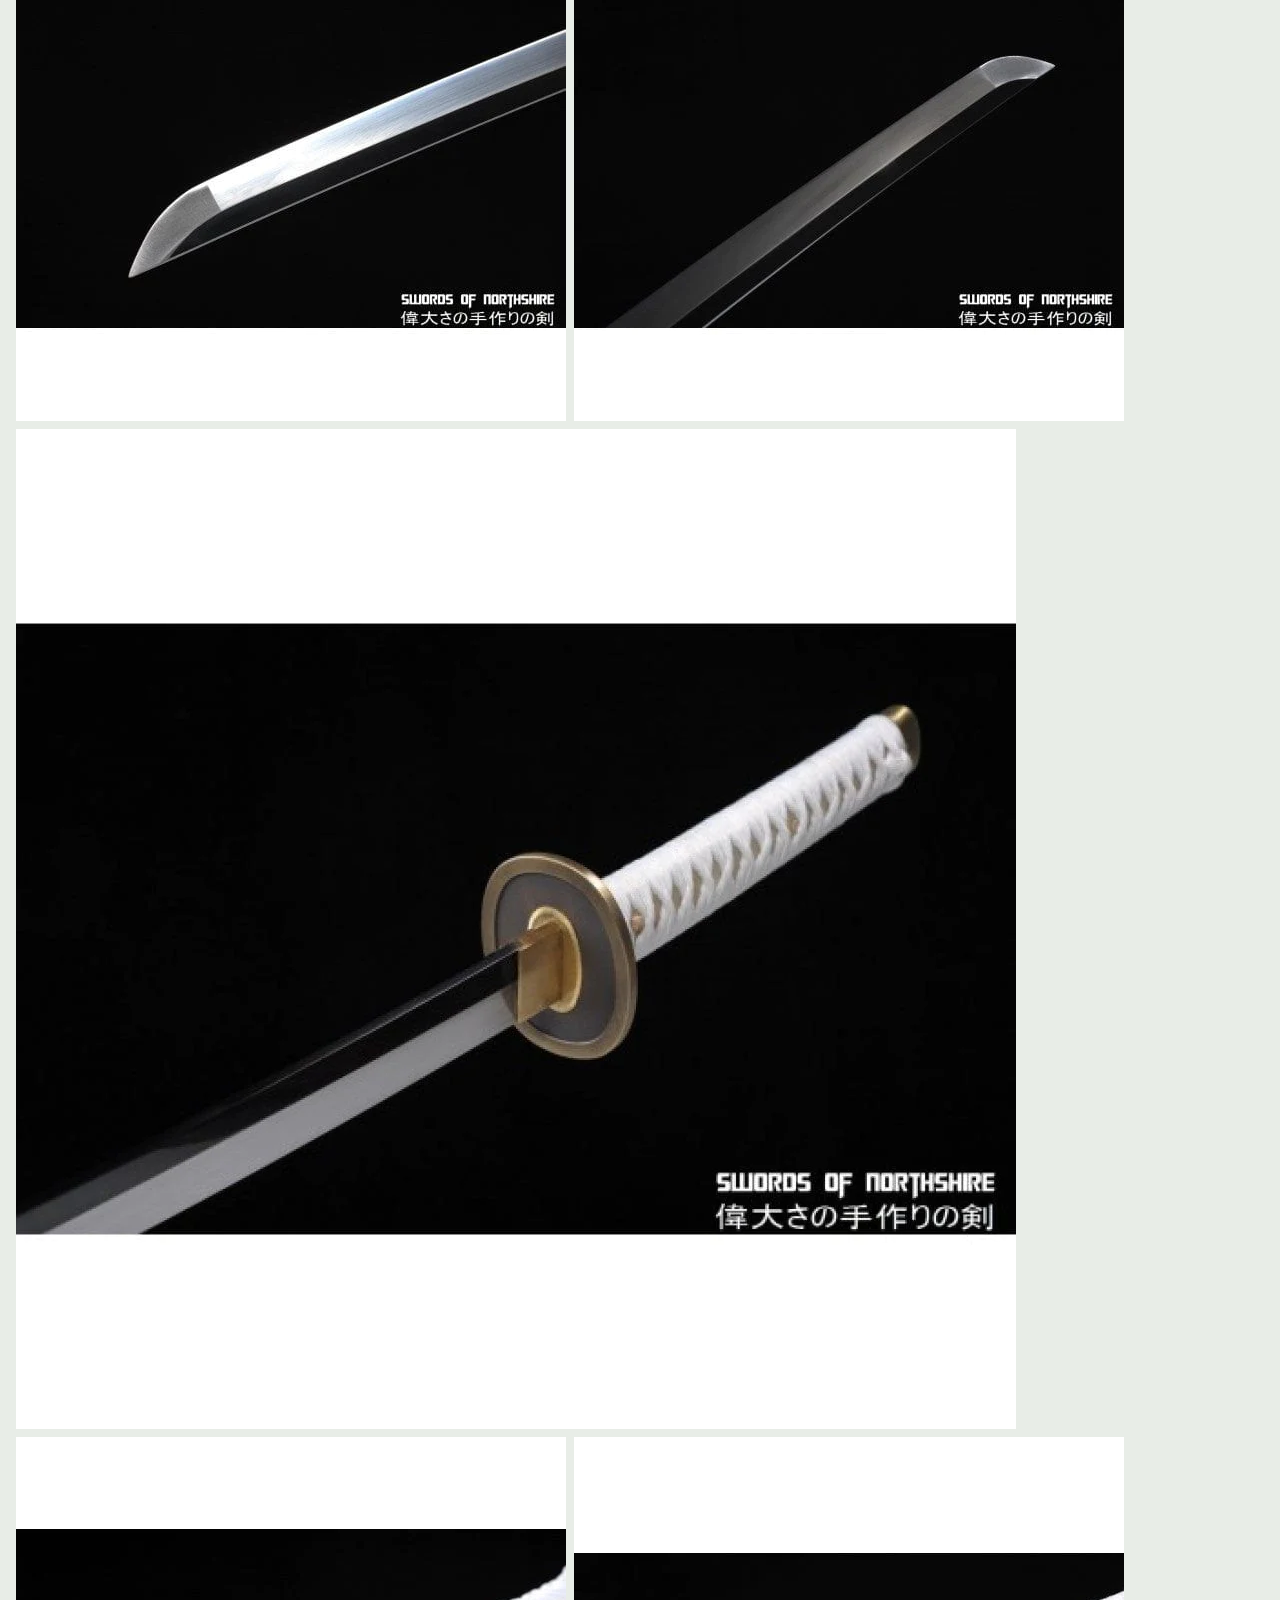
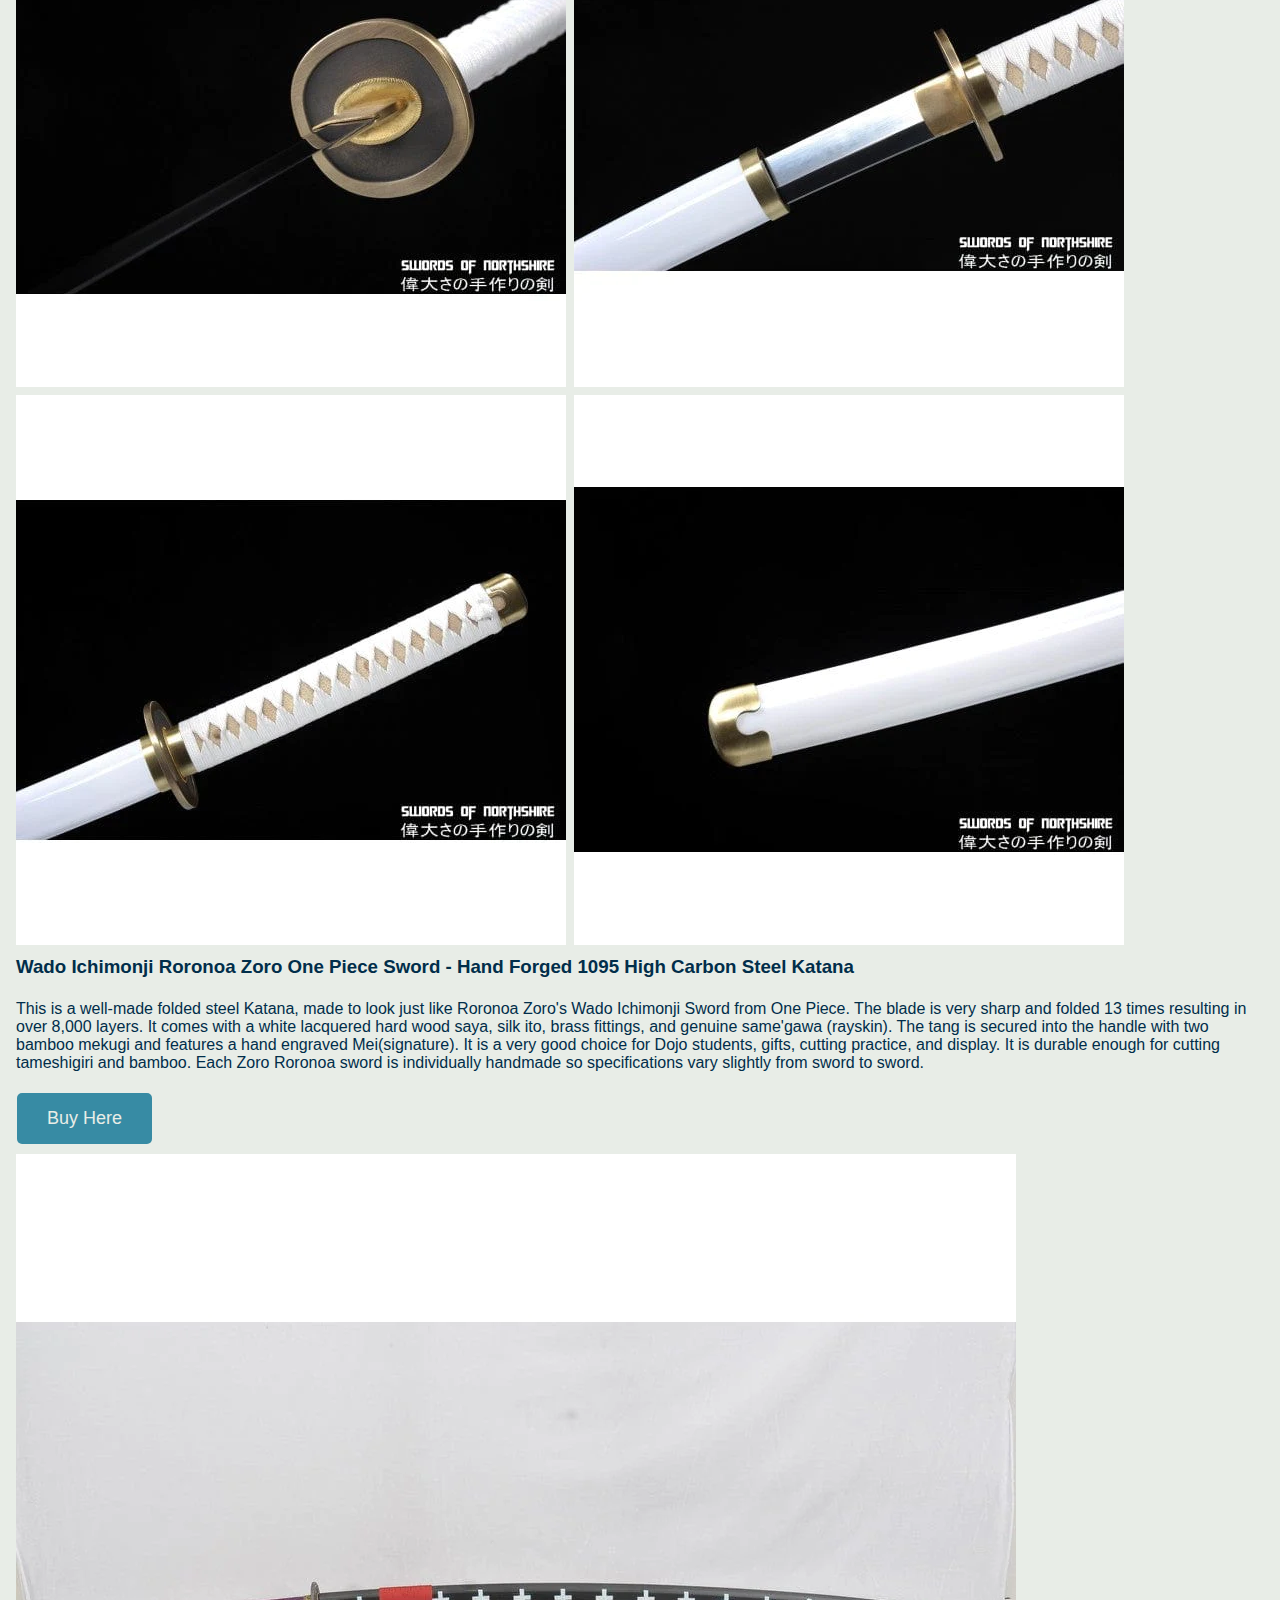
<file: product.html>
<!DOCTYPE html>
<html lang="en">
<head>
  <meta charset="UTF-8">
  <meta name="viewport" content="width=device-width, initial-scale=1.0">
  <link rel="stylesheet" href="test.css">
  <title>yin yang koi blade</title>
</head>
<body>
  <nav>
    <div class="main">
        <div class="container nav-container">
            <div class="menubar">
                <div class="logo">
                    <img src="img/logo.svg" alt="Anime Sword Shop Logo">
                    <ul>
                        <li><a href="./index.html">Home</a></li>
                        <li><a href="./detail.html">Sword Details</a></li> 
                        <li><a href="./product.html">product</a></li>
                        <li><a href="./about.html">About Us</a></li>
                        <li><a href="./contact.html">Contact</a></li>
                    </ul>
                </div>
            </div>
        </div>
    </div>


  <!-- Absolutely positioned -->  
  <div style="text-align: center;">
    <img src="mainlogo.svg" alt="Image" style="display: block; margin: 0 auto;padding: 60px;"> 
  </div>


  <ul class="sticky">

    
        <nav>
            <li><a href="#page1">One Piece</a></li>
            <li><a href="#page2">Bleach</a></li>
            <li><a href="#page3">Demon Slayer</a></li>
            <li><a href="#page4">Vegabond</a></li>
            <li><a href="#page5">Rurouni Kenshin</a></li>
            <li><a href="#page6">Avatar the Last Airbender</a></li>
            <li><a href="#page7"> Ninja Chokuto Sword</a></li>
            
        </ul>
    <div class="container">
        <h1>About us</h1>
    </div>
    <br>
  <main>
    <div id="page1"></div>
    <h2>Our Katana Selection</h2>
<div id="page1">
    <div class="product" id="product1">
        <div class="slideshow">
            
          <img class="product-image" src="img/onepiece1.2.webp">
          <img class="product-image" src="img/onepiece1.3.webp">
          <img class="product-image" src="img/onepiece1.4.webp">
          <img class="product-image" src="img/onepiece1.5.webp">
          <img class="product-image" src="img/onepiece1.6.webp">
          <img class="product-image" src="img/onepiece1.7.webp">
          <img class="product-image" src="img/onepiece1.8.webp">
          <img class="product-image" src="img/onepiece1.9.webp">
          <img class="product-image" src="img/onepiece1.10.webp">
          <img class="product-image" src="img/onepiece1.11.webp">

        </div>
        <div class="product-details">
          <h3>High Carbon Steel Hand Forged One Piece Enma Japanese Katana Sword</h3>
          <br>
          <p>One of Roronoa Zoro’s many blades, this replica of the Enma Katana is one of our most visually striking katanas. The blade features floral themes in more than one place, mainly the menuki and tsuba, along with the pommel and the end of the saya. The saya and handle are made of hardwood painted a glossy purple, and the blade is furnished with a finish that allows the iconic flame hamon to shine through.
          </p><br>
          <p> Anyone attempting to become as strong as Zoro will need a blade like Enma. The striking design is a true conversation piece, and the lightweight design makes for an effective practice tool for cutting. It is a very good choice for Dojo students, gifts, cutting practice, and display. It is durable enough for cutting tameshigiri and bamboo.</p>
          
          <br>
          <a href="https://www.swordsofnorthshire.com/products/enma-sword-one-piece-roronoa-zoro-katana?keyword=zoro" target="_blank">
            <button style="background-color: #378BA4; 
              color: #E8EDE7; 
              padding: 15px 30px; 
              border-radius: 5px; 
              font-size: 18px; 
              text-decoration: none;
              border: none; 
              cursor: pointer;">
              Buy Here
            </button>
          </a>
          
        </div>
      </div>
    </div>
    
      

      <div class="product" id="product2">
        <div class="slideshow">
            
          <img class="product-image" src="img/zoro.webp">
          <img class="product-image" src="img/zoro1.webp">
          <img class="product-image" src="img/zoro2.webp">
          <img class="product-image" src="img/zoro3.webp">
          <img class="product-image" src="img/zoro4.webp">
          <img class="product-image" src="img/zoro5.webp">
          <img class="product-image" src="img/zoro6.webp">
          <img class="product-image" src="img/zoro7.webp">
          <img class="product-image" src="img/zoro8.webp">
          <img class="product-image" src="img/zoro9.webp">

        </div>
        <div class="product-details">
          <h3>Wado Ichimonji Roronoa Zoro One Piece Sword - Hand Forged 1095 High Carbon Steel Katana</h3>
          <br>
          <p>This is a well-made folded steel Katana, made to look just like Roronoa Zoro's Wado Ichimonji Sword from One Piece. 
            The blade is very sharp and folded 13 times resulting in over 8,000 layers. 
            It comes with a white lacquered hard wood saya, silk ito, brass fittings, and genuine same'gawa (rayskin). 
            The tang is secured into the handle with two bamboo mekugi and features a hand engraved Mei(signature). 
            It is a very good choice for Dojo students, gifts, cutting practice, and display. 
            It is durable enough for cutting tameshigiri and bamboo. 
            Each Zoro Roronoa sword is individually handmade so specifications vary slightly from sword to sword.
          </p>

          <br>
          <a href="https://www.swordsofnorthshire.com/products/one-piece-wado-ichimonji-roronoa-zoro-hand-forged-1095-high-carbon-steel-blade-katana-sword?keyword=zoro" target="_blank">
            <button style="background-color: #378BA4; 
              color: #E8EDE7; 
              padding: 15px 30px; 
              border-radius: 5px; 
              font-size: 18px; 
              text-decoration: none;
              border: none; 
              cursor: pointer;">
              Buy Here
            </button>
          </a>
          <!-- <button class="prev-button">←</button>
          <button class="next-button">→</button> -->
        </div>
      </div>

    </div>



    <div class="product" id="product3">
        <div class="slideshow">
          <img class="product-image" src="img/law1.webp">
          <img class="product-image" src="img/law2.webp">
          <img class="product-image" src="img/law3.webp">
          <img class="product-image" src="img/law4.webp">

        </div>
        <div class="product-details">
          <h3>Trafalgar Law One Piece Kikoku Sword Hand Forged 1060 High Carbon Steel Blade Nodachi</h3>
          <br>
          <p>Our replica of Law's iconic nodachi Kikoku from One Piece captures all the details that make this blade unique. 
            The wide 1060 carbon steel blade features etched markings and a sharp edge modeled on the original sword. 
            Authentic tsuka ito and samegawa recreate the grip, while custom fittings and sageo tassel mirror the One Piece design. 
            This licensed hand-forged sword recreates Law's intimidating reach and style in a battle-ready nodachi built for collectors and martial artists alike. 
            As one of the most famous anime swords, this Kikoku replica is a must for any fan</p>
            <br>

            <a href="https://www.swordsofnorthshire.com/products/trafalgar-law-one-piece-kikoku-sword-hand-forged-1060-high-carbon-steel-blade-nodachi" target="_blank">
              <button style="background-color: #378BA4; 
                color: #E8EDE7; 
                padding: 15px 30px; 
                border-radius: 5px; 
                font-size: 18px; 
                text-decoration: none;
                border: none; 
                cursor: pointer;">
                Buy Here
              </button>
            </a>
        </div>
      </div>
      </div>



      <div id="page2">
        <div class="product" id="product4">
        <div class="slideshow">

          <img class="product-image" src="img/bleach1.webp">
          <img class="product-image" src="img/bleach2.webp">
          <img class="product-image" src="img/bleach3.webp">
          <img class="product-image" src="img/bleach4.jpg">
          <img class="product-image" src="img/bleach5.jpg">
          <img class="product-image" src="img/bleach6.webp">

        </div>
        <div class="product-details">
          <h3>Bleach Rukia Kuchiki's Zanpakuto Anime Folded Steel Sode No Shirayuki Katana Samurai Sword</h3>
          <br>
          <p>This licensed replica of Rukia Kuchiki's Sode no Shirayuki zanpakuto sword from Bleach is crafted with a 13 times folded steel blade for strength and beauty. 
            The sharp katana mirrors the icy white icon wielded by the Soul Reaper. 
            With white tsuka ito handle wrap and matching saya scabbard, it evokes the "Sleeved White Snow" namesake. 
            Durable full tang construction and engraved signature meet Bleach authenticity standards. 
            For fans of Rukia, this zanpakuto is an essential anime collectible that also handles smoothly for practice forms. 
            Let our meticulously forged recreation make Sode no Shirayuki a frozen centerpiece in your collection
          </p>
          <br>
          <a href="https://www.swordsofnorthshire.com/products/bleach-rukia-kuchikis-zanpakuto-folded-steel-sode-no-shirayuki-katana-samurai-sword" target="_blank">
            <button style="background-color: #378BA4; 
              color: #E8EDE7; 
              padding: 15px 30px; 
              border-radius: 5px; 
              font-size: 18px; 
              text-decoration: none;
              border: none; 
              cursor: pointer;">
              Buy Here
            </button>
          </a>

        </div>
      </div>
    </div>

      <div id="page3">
        <div class="product" id="product5">
        <div class="slideshow">
          <img class="product-image" src="img/zenitsu1.webp">
          <img class="product-image" src="img/zenitsu2.webp">
          <img class="product-image" src="img/zenitsu3.webp">
          <img class="product-image" src="img/zenitsu4.webp">
          <img class="product-image" src="img/zenitsu5.webp">
          <img class="product-image" src="img/zenitsu6.webp">
          <img class="product-image" src="img/zenitsu7.webp">

        </div>
        <div class="product-details">
          <h3>Zenitsu Agatsuma's Nichirin | Demon Slayer Sword</h3><br>
          <p>This licensed replica of Zenitsu's lightning Nichirin katana from Demon Slayer mirrors the iconic yellow and white blade. 
            Hand forged from 1045 carbon steel, the blade features etched lightning bolts and is heat treated for sharpness. 
            The circular tsuba guard and yellow ito handle wrap recreate Zenitsu's sword in exacting detail. 
            Though it won't turn yellow when drawn, our replica Demon Slayer sword captures the look and expert construction of this fan favorite anime weapon. 
            For collectors and martial artists alike, it's a striking tangible piece of the Demon Slayer universe.</p>
          <br>
          <a href="https://www.swordsofnorthshire.com/products/zenitsu-agatsuma-demon-slayer-nichirin-blade-hand-forged-1060-steel-samurai-katana-sword" target="_blank">
            <button style="background-color: #378BA4; 
              color: #E8EDE7; 
              padding: 15px 30px; 
              border-radius: 5px; 
              font-size: 18px; 
              text-decoration: none;
              border: none; 
              cursor: pointer;">
              Buy Here
            </button>
          </a>

         
        </div>
      </div>
    </div>


      <div id="page4">
        <div class="product" id="product6">
        <div class="slideshow">
   
          <img class="product-image" src="img/musashi1.jpg">
          <img class="product-image" src="img/musashi2.jpg">
          <img class="product-image" src="img/musashi3.jpg">
          <img class="product-image" src="img/musashi4.jpg">
          <img class="product-image" src="img/musashi5.jpg">
          <img class="product-image" src="img/musashi6.jpg">
          <img class="product-image" src="img/musashi7.jpg">
          <img class="product-image" src="img/musashi8.jpg">
          <img class="product-image" src="img/musashi9.jpg">
          <img class="product-image" src="img/musashi10.jpg">
          <img class="product-image" src="img/musashi11.jpg">
    

        </div>
        <div class="product-details">
          <h3>Miyamoto Musashi Sword: Hand-Forged Folded Damascus Steel Blade Katana</h3>
          <br>
          <p>This licensed replica katana evokes the legendary swordsmanship of Miyamoto Musashi. 
            The folded steel blade is crafted using traditional Japanese methods, repeatedly heated and hammered into over 8,000 layers. 
            The resulting visible grain pattern along the expertly polished blade mirrors a real Musashi sword. 
            With black lacquered saya, sageo, and ray skin tsuka, it mimics Musashi's iconic paired swords - the katana for offense and wakizashi for defense. 
            Though ceremonial, the razor-sharp edge and sturdy yet flexible construction make it a samurai sword ready for practice cuts. 
            For devotees of Musashi and Japanese swordsmanship, this replica captures the essence of the master's blades.
          </p>
          <br>
          <a href="https://www.swordsofnorthshire.com/products/hand-forged-folded-damascus-steel-blade-musashi-samurai-sword-katana?keyword=musa" target="_blank">
            <button style="background-color: #378BA4; 
              color: #E8EDE7; 
              padding: 15px 30px; 
              border-radius: 5px; 
              font-size: 18px; 
              text-decoration: none;
              border: none; 
              cursor: pointer;">
              Buy Here
            </button>
          </a>
      
        </div>
      </div>
    </div>

    <div id="page5">
      <div class="product" id="product7">
        <div class="slideshow">

          <img class="product-image" src="img/sakabato1.jpg">
          <img class="product-image" src="img/sakabato2.jpg">
          <img class="product-image" src="img/sakabato3.webp">
          <img class="product-image" src="img/sakabato4.jpg">
          <img class="product-image" src="img/sakabato5.jpg">
          <img class="product-image" src="img/sakabato6.jpg">
          <img class="product-image" src="img/sakabato7.jpg">
          <img class="product-image" src="img/sakabato8.jpg">


        </div>
        <div class="product-details">
          <h3>Rurouni Kenshin Hand Forged Sakabato Reverse Blade Samurai Katana Sword</h3>
          <br>
          <p>

            This Sakabato reverse blade sword is modeled after the iconic weapon of Rurouni Kenshin's protagonist. The full tang 1095 carbon steel katana has a thick 28 inch blade heat treated for durability. True to a Sakabato, one side is sharpened while the other remains blunted for safe training. With dark red saya, sageo, and ray skin tsuka, it replicates the rare "backwards blade". This expertly forged Kenshin sword combines authentic martial design with iconic anime style. For collectors and dojo practice alike, it's a versatile reverse blade katana capturing the essence of the wandering swordsman's ideals.

          </p>
          <br>
          <a href="https://www.swordsofnorthshire.com/products/hand-forged-1095-high-carbon-steel-sakabato-reverse-edge-samurai-katana-sword?keyword=saka" target="_blank">
            <button style="background-color: #378BA4; 
              color: #E8EDE7; 
              padding: 15px 30px; 
              border-radius: 5px; 
              font-size: 18px; 
              text-decoration: none;
              border: none; 
              cursor: pointer;">
              Buy Here
            </button>
          </a>
        </div>
      </div>
      </div>

      <div id="page6">
        <div class="product" id="product8">
          <div class="slideshow">
            <img class="product-image" src="img/sokka1.webp">
            <img class="product-image" src="img/sokka2.jpg">
            <img class="product-image" src="img/sokka3.webp">
            <img class="product-image" src="img/sokka4.webp">
            <img class="product-image" src="img/sokka5.jpg">
            <img class="product-image" src="img/sokka6.webp">
         

          </div>
          <div class="product-details">
            <h3>Avatar the Last Airbender Sokka Meteor Sword Black Folded Steel Blade Chinese Han Jian</h3>
            <br>
            <p>
              In Avatar: The Last Airbender, Sokka trains with a master in Piandao to improve his fighting skills. As part of his training, he forges a sword from a fallen meteorite. The sword he creates is known as a Jian, characterized by its straight blade that measures about 70 cm long and 4 cm wide. The distinctive dark color of the blade is due to the blend of meteoric rock and iron.
</p>
 <p>

              Besides the dark blade, the hilt and sheath offer a balance between ornate design and simplicity. The handle of the blade and most of the sheath are unadorned and minimalist, while the pommel is accented with intricate gold filigree stylized in a white lotus symbol. Learn more about how Swords of Northshire replicated Sokka’s sword for you to own!
            </p>
            <br>
            <a href="https://www.swordsofnorthshire.com/products/avatar-the-last-airbender-sokka-meteor-sword-black-folded-steel-blade-chinese-han-jian?keyword=sokka" target="_blank">
              <button style="background-color: #378BA4; 
                color: #E8EDE7; 
                padding: 15px 30px; 
                border-radius: 5px; 
                font-size: 18px; 
                text-decoration: none;
                border: none; 
                cursor: pointer;">
                Buy Here
              </button>
            </a>

          </div>
        </div>
        </div>


        
        <div class="product" id="product9">
            <div class="slideshow">
              <img class="product-image" src="img/zuko1.webp">
              <img class="product-image" src="img/zuko2.webp">
              <img class="product-image" src="img/zuko3.webp">
              <img class="product-image" src="img/zuko4.jpg">
              <img class="product-image" src="img/zuko5.webp">
              <img class="product-image" src="img/zuko6.jpg">
              <img class="product-image" src="img/zuko7.webp">
              <img class="product-image" src="img/zuko8.jpg">
              <img class="product-image" src="img/zuko9.jpg">
              <img class="product-image" src="img/zuko10.webp">
              <img class="product-image" src="img/zuko11.webp">
              <img class="product-image" src="img/zuko12.webp">
         
      
            </div>
            <div class="product-details">
              <h3>Avatar Zuko Dual Broadswords 1060 Folded Steel Blade Twin Chinese Martial Arts Dao Sword Set</h3>
              <br>
              <p>
                The Avatar Zuko Dual Broadswords are a stunning set of twin Chinese martial arts dao swords that are a must-have for any collector or enthusiast of martial arts weaponry. Zuko's dual swords are meant to represent the character’s internal conflict, as each sword symbolizes good or evil. Featured in Avatar: The Last Airbender, these dual dao Zuko swords are made to look exactly like the weapons that Zuko uses to support his firebending skills.
                </p>
                <p>
                Thicker and slightly curved, these aren’t traditional katana shapes. Instead, these twin swords mimic an ancient Chinese weapon. With a stunning wooden handle and bronze accents, our replicas of Zuko’s dual wielding swords deliver impeccable quality.
              </p>
              <p>
                The Zuko swords here at Swords of Northshire are a top-of-the-line set of twin Chinese martial arts dao swords that are ideal for practicing various martial arts techniques or for collectors who appreciate quality craftsmanship. With their beautiful 1060 folded steel blades, comfortable hardwood handles, and stunning black lacquered scabbard, these Zuko swords are sure to impress anyone who sees them.
              </p>
              <br>
              <a href="https://www.swordsofnorthshire.com/products/hand-forged-1095-high-carbon-steel-sakabato-reverse-edge-samurai-katana-sword?keyword=saka" target="_blank">
                <button style="background-color: #378BA4; 
                  color: #E8EDE7; 
                  padding: 15px 30px; 
                  border-radius: 5px; 
                  font-size: 18px; 
                  text-decoration: none;
                  border: none; 
                  cursor: pointer;">
                  Buy Here
                </button>
              </a>
              <!-- <button class="prev-button">←</button>
              <button class="next-button">→</button> -->
            </div>
          </div>
          </div>



          <div id="page7">
            <div class="product" id="product10">
              <div class="slideshow">
                <img class="product-image" src="img/nimja1.jpg">
                <img class="product-image" src="img/nimja2.jpg">
                <img class="product-image" src="img/nimja3.jpg">
                <img class="product-image" src="img/nimja4.jpg">
                <img class="product-image" src="img/nimja5.jpg">
                <img class="product-image" src="img/nimja6.jpg">
                <img class="product-image" src="img/nimja7.jpg">
                <img class="product-image" src="img/nimja8.jpg">
                <img class="product-image" src="img/nimja9.jpg">
      
              </div>
              <div class="product-details">
                <h3>High Carbon 1095 Hand Forged Steel Black Ninja Chokuto Sword with Blow Darts
                </h3>
                <br>
                <p>
      
                  This sword is made of through hardened 1095 high carbon steel, made to resemble a traditional ninja sword. The blade was repeatedly heat treated and hand forged to remove impurities, which gives it strength and flexibility. The blade is full tang, functional and battle ready. The sword comes with blow darts and tube attached to a black matte hard wood saya, silk sageo/ito, premium iron fittings, and genuine rayskin. It is suitable for dojo and iaito use, gifts, cutting practice, and display. It is durable enough for cutting tameshigiri and bamboo.
                </p>
                <br>
                <a href="https://www.swordsofnorthshire.com/products/hand-forged-1095-high-carbon-steel-black-ninja-sword-with-blow-darts" target="_blank">
                  <button style="background-color: #378BA4; 
                    color: #E8EDE7; 
                    padding: 15px 30px; 
                    border-radius: 5px; 
                    font-size: 18px; 
                    text-decoration: none;
                    border: none; 
                    cursor: pointer;">
                    Buy Here
                  </button>
                </a>

              </div>
            </div>
            </div>


            <div id="page">
              <div class="product" id="product11">
                <div class="slideshow">
                  <img class="product-image" src="img/ninja1.jpg">
                  <img class="product-image" src="img/ninja2.jpg">
                  <img class="product-image" src="img/ninja3.jpg">
                  <img class="product-image" src="img/ninja4.jpg">
                  <img class="product-image" src="img/ninja5.jpg">
                  <img class="product-image" src="img/ninja6.jpg">
                  <img class="product-image" src="img/ninja7.jpg">
                  <img class="product-image" src="img/ninja8.jpg">
                  
        
                </div>
                <div class="product-details">
                  <h3>Hand Forged Black Folded Steel Gemini Twin Straight Blade Chokuto Ninja Sword Set
                  </h3>
                  <br>
                  <p>
        
                    This is a set of two high quality black folded steel ninja swords that fit together into the included saya. The blades are very sharp and folded 13 times resulting in over 8,000 layers. After sharpening, the blades are etched with an oxidation process to give the surface it's black color. It comes with a black matte hardwood saya, nylon ito, silk sageo, iron fittings, and genuine same (rayskin). The tang is secured into the handle with two bamboo mekugi. It is a very good choice for Dojo students, gifts, cutting practice, and display. It is durable enough for cutting tameshigiri and bamboo. Each sword is individually handmade so specifications vary slightly from sword to sword.
                    </p>
                  <br>
                  <a href="https://www.swordsofnorthshire.com/products/hand-forged-black-folded-steel-gemini-twin-straight-blade-ninja-sword-set" target="_blank">
                    <button style="background-color: #378BA4; 
                      color: #E8EDE7; 
                      padding: 15px 30px; 
                      border-radius: 5px; 
                      font-size: 18px; 
                      text-decoration: none;
                      border: none; 
                      cursor: pointer;">
                      Buy Here
                    </button>
                  </a>
                </div>
              </div>
              </div>

  </main>

  <footer>
    &copy; 2023 Katanas for Sale
  </footer>

  
  <script>
// Helper function to switch to the next image in the slideshow
function nextImage(images, currentIndex) {
    images[currentIndex].style.display = 'none';
    currentIndex = (currentIndex + 1) % images.length;
    images[currentIndex].style.display = 'block';
    return currentIndex;
  }

  // Set up the automatic image changing for each product
  function setupSlideshow(productImages, prevButton, nextButton) {
    let currentIndex = 0;

    // Show the first image initially
    productImages[currentIndex].style.display = 'block';

    // Add event listeners for prev and next buttons
    prevButton.addEventListener('click', () => {
      productImages[currentIndex].style.display = 'none';
      currentIndex = (currentIndex - 1 + productImages.length) % productImages.length;
      productImages[currentIndex].style.display = 'block';
    });

    nextButton.addEventListener('click', () => {
      currentIndex = nextImage(productImages, currentIndex);
    });

    // Automatically switch images every 3 seconds
    setInterval(() => {
      currentIndex = nextImage(productImages, currentIndex);
    }, 3000);
  }

  // Set up slideshow for each product
  const product1Images = document.querySelectorAll('#product1 .product-image');
  const product1Prev = document.querySelector('#product1 .prev-button');
  const product1Next = document.querySelector('#product1 .next-button');
  setupSlideshow(product1Images, product1Prev, product1Next);

  const product2Images = document.querySelectorAll('#product2 .product-image');
  const product2Prev = document.querySelector('#product2 .prev-button');
  const product2Next = document.querySelector('#product2 .next-button');
  setupSlideshow(product2Images, product2Prev, product2Next);

  const product3Images = document.querySelectorAll('#product3 .product-image');
  const product3Prev = document.querySelector('#product3 .prev-button');
  const product3Next = document.querySelector('#product3 .next-button');
  setupSlideshow(product3Images, product3Prev, product3Next);

  const product4Images = document.querySelectorAll('#product4 .product-image');
  const product4Prev = document.querySelector('#product4 .prev-button');
  const product4Next = document.querySelector('#product4 .next-button');
  setupSlideshow(product4Images, product4Prev, product4Next);

  const product5Images = document.querySelectorAll('#product5 .product-image');
  const product5Prev = document.querySelector('#product5 .prev-button');
  const product5Next = document.querySelector('#product5 .next-button');
  setupSlideshow(product5Images, product5Prev, product5Next);

  const product6Images = document.querySelectorAll('#product6 .product-image');
  const product6Prev = document.querySelector('#product6 .prev-button');
  const product6Next = document.querySelector('#product6 .next-button');
  setupSlideshow(product6Images, product6Prev, product6Next);

  const product7Images = document.querySelectorAll('#product7 .product-image');
  const product7Prev = document.querySelector('#product7 .prev-button');
  const product7Next = document.querySelector('#product7 .next-button');
  setupSlideshow(product7Images, product7Prev, product7Next);

  const product8Images = document.querySelectorAll('#product8 .product-image');
  const product8Prev = document.querySelector('#product8 .prev-button');
  const product8Next = document.querySelector('#product8 .next-button');
  setupSlideshow(product8Images, product8Prev, product8Next);

  const product9Images = document.querySelectorAll('#product9 .product-image');
  const product9Prev = document.querySelector('#product9 .prev-button');
  const product9Next = document.querySelector('#product9 .next-button');
  setupSlideshow(product9Images, product9Prev, product9Next);

  const product10Images = document.querySelectorAll('#product10 .product-image');
  const product10Prev = document.querySelector('#product10 .prev-button');
  const product10Next = document.querySelector('#product10 .next-button');
  setupSlideshow(product10Images, product10Prev, product10Next);

  const product11Images = document.querySelectorAll('#product11 .product-image');
  const product11Prev = document.querySelector('#product11 .prev-button');
  const product11Next = document.querySelector('#product11 .next-button');
  setupSlideshow(product11Images, product5Prev, product11Next);
  // Add similar setup for other product sections if needed

  </script>


</body>
</html>
</file>
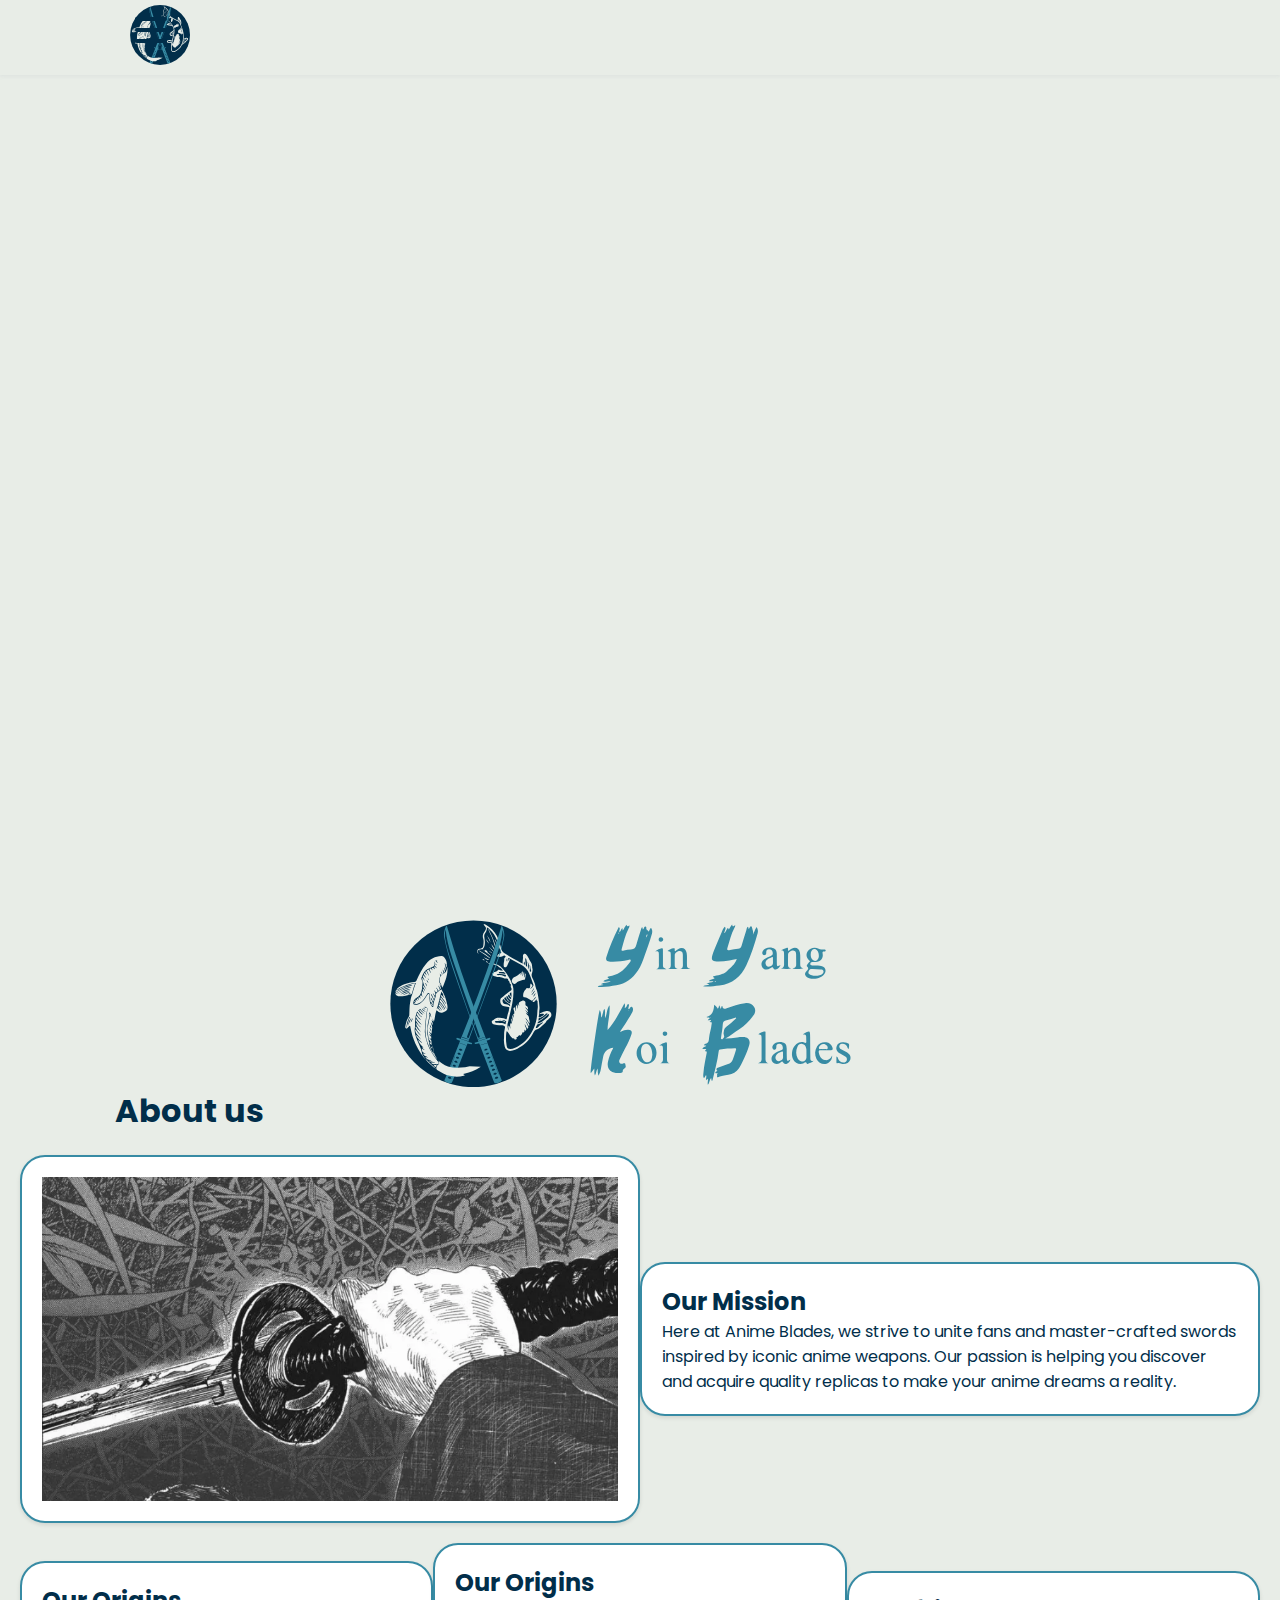
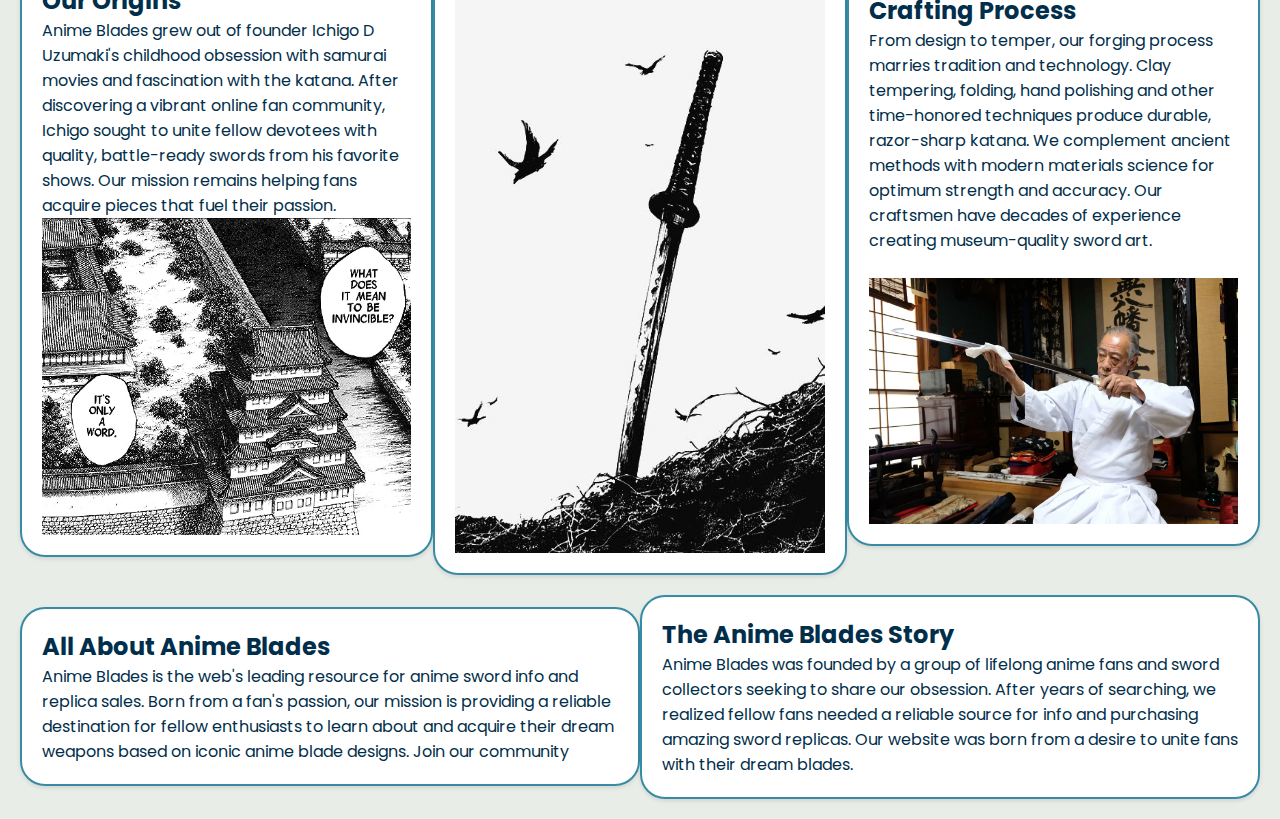
<file: test.html>
<!DOCTYPE html>
<html lang="en">
<head>
  <meta charset="UTF-8">
  <meta name="viewport" content="width=device-width, initial-scale=1.0">
  <link rel="stylesheet" href="styles.css">
  <title>yin yang koi blade</title>
</head>
<body>
  <nav>
    <div class="navbar">
      <div class="container nav-container">
        <input class="checkbox" type="checkbox" name="" id="" />
        <div class="hamburger-lines">
          <span class="line line1"></span>
          <span class="line line2"></span>
          <span class="line line3"></span>
        </div>
        <div class="logo">
          
          <img src="img/logo.svg" alt="Anime Sword Shop Logo">
          
        </div>
        <ul class="menu-items">
            <li><a href="index.html">Home</a></li>
            <li><a href="detail.html">Sword Details</a></li>
            <li><a href="product.html">Products</a></li>
            <li><a href="about.html">About</a></li>
            <li><a href="contact.html">Contact</a></li>
        </ul>
      </div>
    </div>
  </nav>

  <!-- Absolutely positioned -->  
  <div style="text-align: center;">
    <img src="img/mainlogo.svg" alt="Image" style="display: block; margin: 0 auto;width: 500px;"> 
  </div>



<body>
    <div class="container">
        <h1>About us</h1>
    </div>
    <div class="layer first-layer">
        <div class="border-box">
            <div class="border-box-content">
                <img src="img/about2.png"style="width: 100%; height: 100% ;display: flex">
            </div>
        </div>
        <div class="border-box">
            <div class="border-box-content">
                <h2>Our Mission</h2>
                <p>Here at Anime Blades, we strive to unite fans and master-crafted swords inspired by iconic anime weapons. 
                    Our passion is helping you discover and acquire quality replicas to make your anime dreams a reality.</p>
            </div>
        </div>
    </div>

    <div class="layer second-layer">
        <div class="border-box">
            <div class="border-box-content">
                <h2>Our Origins</h2>
                <p>Anime Blades grew out of founder Ichigo D Uzumaki's childhood obsession with samurai movies and fascination with the katana. After discovering a vibrant online fan community, Ichigo sought to unite fellow devotees with quality, battle-ready swords from his favorite shows. Our mission remains helping fans acquire pieces that fuel their passion.</p>
                    <img src="img/vegabond.jpg" style="width: 100%; height: 100% ;display: flex">
                </p>
            </div>
        </div>
        <div class="border-box">
            <div style="background-color: none;">
                <div class="border-box-content">
                    <h2>Our Origins</h2>
                    <img src="img/about3.jpg" style="width: 100%; height: 100% ;display: flex">
                </div>
            </div>
        </div>
        <div class="border-box">
            <div class="border-box-content" background-color:red>
                <h2>Crafting Process</h2>
                <p>From design to temper, our forging process marries tradition and technology. Clay tempering, folding, hand polishing and other time-honored techniques produce durable, razor-sharp katana. We complement ancient methods with modern materials science for optimum strength and accuracy. Our craftsmen have decades of experience creating museum-quality sword art.</p>
                <br>
                <img src="img/Matsunaga.webp" style="width: 100%; height: 100% ;display: flex">
            </div>
        </div>
    </div>

    <div class="layer third-layer">
        <div class="border-box">
            <div class="border-box-content">
                <h2>All About Anime Blades</h2>
                <p>Anime Blades is the web's leading resource for anime sword info and replica sales. Born from a fan's passion, our mission is providing a reliable destination for fellow enthusiasts to learn about and acquire their dream weapons based on iconic anime blade designs. Join our community</p>
            </div>
        </div>
        <div class="border-box">
            <div class="border-box-content">
                <h2>The Anime Blades Story</h2>
                <p>Anime Blades was founded by a group of lifelong anime fans and sword collectors seeking to share our obsession. After years of searching, we realized fellow fans needed a reliable source for info and purchasing amazing sword replicas. Our website was born from a desire to unite fans with their dream blades.</p>
            </div>
        </div>
    </div>
</body>
</html>
</file>
<file: test.css>
body {
    color: #012E4A;
  font-family: "Poppins", sans-serif;
  /* margin: 0;
      padding: 0; */
      background-color: #E8EDE7;
      
}


nav *{
    margin: 1px;
    padding: 1px;
    font-family:'Poppins',sans-serif;
}

nav ul{
    float: right;
    list-style-type: none;
    margin-top: 15px;
    margin-right: 60px;
    margin-bottom: 30px;
}

nav ul li{
    list-style: none;
    display: inline-block;
    padding:8px 12px;
    position: relative;
    margin-bottom: 1.2rem;
    font-size: 18px;
    font-weight: 500;

}

nav ul li a{
    text-decoration: none;
    color:#012E4A ;
    padding:5px 20px;
    border:1px solid transparent;
    transition: 0.5 ease;
    
}

nav ul li a:hover{
    color:#012E4A;
    transition: 0.5 ease;
    font-weight: bolder;
}

nav .logo img{
    float:left;
    width:75px;
    height:auto;
}

/* description **************************************************/

.logoimg{
    display: block; 
    margin: 0 auto;
    width: 500px;
    top: 5px;
}
.content-section {
    display: flex;
    justify-content: space-between;
    align-items: center;
    padding: 50px;
  }
  
  .left-box {
    flex: 1;
    margin-right: 50px; /* Add spacing between boxes */
  }
  
  .right-box {
    flex: 1;
  }

  #rcorners2 {
    border-radius: 25px;
    border: 2px solid #378BA4;
    padding: 20px;
    width: 100%;
    height: 100%;
    margin-right: 20px;
  }
  
  #rcorners2 h2 {
    font-size: 1.5rem;
    margin-bottom: 10px;
  }
  
  #rcorners2 p {
    font-size: 1rem;
  }

  /* Right section styles */
  .image-changer {
    width: 100%;
    height: 100%;
    display: flex;
    flex-direction: column;
    justify-content: space-between;
    align-items: center;
  }

  /* Slideshow styles */
  .slideshow-image {
    display: none;
    width: 100%;
    height: 100%;
  }
  
  .slideshow-image.active {
    display: block;
  }

  .main-content {
    display: flex;
    flex-direction: column;
    align-items: center;
  }


  .product-btn {
    background-image: url('img/290F.gif');
    background-size: cover; 
    width: 200px;
    height: 60px;
    font-size: 1.2rem;
    font-weight: bold;
    border: none;
    border-radius: 5px;
    color: #E8EDE7;
    align-items: center;
    display: block;
  margin: 0 auto;
  }

  logoimg{

top: 10cm;

  }


  /***about****/
/* 
  main .sticky {
    position: fixed;
    top: 0;
    width: 100%;
  }
  
  main .sticky + .content {
    padding-top: 60px;
  } */
  
/* 
ull{
    float: right;
    list-style-type: none;
    margin-top: 50px;
    min-height: 400px;       
    margin-right: 60px;
    font-size: 17px;
}

ull li{
    list-style: none;
    display: inline-block;
    padding:8px 12px;
    position: relative;

}

ull li a{
    text-decoration: none;
    color:#012E4A ;
    padding:5px 20px;
    border:1px solid transparent;
    transition: 0.5 ease;
    
}

ull li a:hover{
    background-color: #378BA4;
    color:black;
    transition: 0.5 ease;
  
} */


/****** detail page***************************************************************************/

.layer {
  display: flex;
  justify-content: center;
  align-items: center;
  height: 100%;
}

.title {
  text-align: center ;
  display: flex;
  justify-content: space-between;
  border: 4px ;
  padding: 20px;
  width: 90%;
  max-width: 1200px;
  margin: 0 auto;
  /* background-color: white; 
  box-shadow: 0 2px 4px rgba(0, 0, 0, 0.1); */
}

.sticky-container {
  position: -webkit-sticky;
  position: sticky;
  top: 0;
  background-color: #f8f8f8;
  z-index: 1000;
  padding: 10px 0;
  height: 50px;
}

.sticky-nav ul {
  display: flex;
  justify-content: center;
  padding: 0;
  margin: 0;
  list-style: none;
}

.sticky-nav ul li {
  margin: 0 15px;
}

.sticky-nav ul li a {
  text-decoration: none;
  color: #012E4A;
  font-size: 18px;
  font-weight: 500;
}

.sticky-nav ul li a:hover {
  color: #378BA4;
}

.content-section {
  padding: 20px 0;
}


.border-box {
  display: flex;
  justify-content: space-between;
  align-items: center;
  border-radius: 25px;
  border: 2px solid #378BA4;
  padding: 20px;
  width: 80%;
  max-width: 1200px;
  margin: 0 auto;
  background-color: white; 
  box-shadow: 0 2px 4px rgba(0, 0, 0, 0.1);
}

.left-box, .right-box {
  flex: 1;
  margin: 10px;
}

.left-box h2, .right-box h2 {
  font-size: 1.5rem;
  margin-bottom: 10px;
}

.left-box p, .right-box p {
  font-size: 1rem;
}

.left-box img, .right-box img {
  width: 100%;
  max-width: 500px;
  height: auto;
}

footer {
  text-align: center;
  padding: 10px 0;
  background-color: #012E4A;
  color: white;
}
</file>
<file: styles.css>
/* styles.css */

/* Your existing styles */
@import url("https://fonts.googleapis.com/css2?family=Poppins:ital,wght@0,100;0,200;0,300;0,400;0,500;0,600;0,700;0,800;0,900;1,100;1,200;1,300;1,400;1,500;1,600;1,700;1,800;1,900&display=swap");

* {
  margin: 0;
  padding: 0;
  box-sizing: border-box;
}

body {
    color: #012E4A;
  font-family: "Poppins", sans-serif;
  margin: 0;
      padding: 0;
      background-color: #E8EDE7;
}

.container {
  max-width: 1050px;
  width: 90%;
  margin: auto;
}

.navbar {
  height: 75px;
  width: 100%;
  box-shadow: 0 1px 4px rgb(146 161 176 / 15%);
}

.nav-container {
  display: flex;
  justify-content: space-between;
  align-items: center;
  height: 100px;
}

.navbar .menu-items {
  display: flex;
}

.navbar .nav-container li {
  list-style: none;
}

.navbar .nav-container a {
  text-decoration: none;
  color: #012E4A;
  font-weight: 500;
  font-size: 1.2rem;
  padding: 0.7rem;
}

.navbar .nav-container a:hover{
    font-weight: bolder;
}

.nav-container {
  display: block;
  position: relative;
  height: 60px;
}

.nav-container .checkbox {
  position: absolute;
  display: block;
  height: 32px;
  width: 32px;
  top: 20px;
  left: 20px;
  z-index: 5;
  opacity: 0;
  cursor: pointer;
}

.nav-container .hamburger-lines {
  display: block;
  height: 26px;
  width: 32px;
  position: absolute;
  top: 17px;
  left: 20px;
  z-index: 2;
  display: flex;
  flex-direction: column;
  justify-content: space-between;
}

.nav-container .hamburger-lines .line {
  display: block;
  height: 4px;
  width: 100%;
  border-radius: 10px;
  background: #012E4A;
}

.nav-container .hamburger-lines .line1 {
  transform-origin: 0% 0%;
  transition: transform 0.4s ease-in-out;
}

.nav-container .hamburger-lines .line2 {
  transition: transform 0.2s ease-in-out;
}

.nav-container .hamburger-lines .line3 {
  transform-origin: 0% 100%;
  transition: transform 0.4s ease-in-out;
}

.navbar .menu-items {
  padding-top: 120px;
  box-shadow: inset 0 0 2000px rgba(2, 21, 43, 0.445);
  height: 100vh;
  width: 100%;
  transform: translate(-150%);
  display: flex;
  flex-direction: column;
  margin-left: -40px;
  padding-left: 50px;
  transition: transform 0.5s ease-in-out;
  text-align: center;
}

.navbar .menu-items li {
  margin-bottom: 1.2rem;
  font-size: 1.5rem;
  font-weight: 500;
}


ul{
  float: right;
  list-style-type: none;
  margin-top: 20px;
  min-height: 100px;       
  margin-right: 60px;
  font-size: 17px;
}

ul li{
list-style: none;
display: inline-block;
padding:8px 12px;
position: relative;

}

ul li a{
  text-decoration: none;
  color:#012E4A ;
  padding:5px 20px;
  border:1px solid transparent;
  transition: 0.5 ease;
  
}

ul li a:hover{
  background-color: 012E4A;
  color:black;
  transition: 0.5 ease;

}


.logo {
  position: absolute;
  top: 5px;
  left: 15px;
  font-size: 1.2rem;
  color: #012E4A;
}

.logo img {
  height: 60px; /* You can adjust the height as needed */
   

}
.nav-container input[type="checkbox"]:checked ~ .menu-items {
  transform: translateX(0);
}

.nav-container input[type="checkbox"]:checked ~ .hamburger-lines .line1 {
  transform: rotate(45deg);
}

.nav-container input[type="checkbox"]:checked ~ .hamburger-lines .line2 {
  transform: scaleY(0);
}

.nav-container input[type="checkbox"]:checked ~ .hamburger-lines .line3 {
  transform: rotate(-45deg);
}

.nav-container input[type="checkbox"]:checked ~ .logo{
  display: none;
}

/* Left section styles */

/* Positioning for left and right boxes */
.content-section {
    display: flex;
    justify-content: space-between;
    align-items: center;
    padding: 50px;
  }
  
  .left-box {
    flex: 1;
    margin-right: 20px; /* Add spacing between boxes */
  }
  
  .right-box {
    flex: 1;
  }


#rcorners2 {
    border-radius: 25px;
    border: 2px solid #378BA4;
    padding: 20px;
    width: 100%;
    height: 100%;
    margin-right: 20px;
  }
  
  #rcorners2 h2 {
    font-size: 1.5rem;
    margin-bottom: 10px;
  }
  
  #rcorners2 p {
    font-size: 1rem;
  }
  
  /* Right section styles */
  .image-changer {
    width: 100%;
    height: 100%;
    display: flex;
    flex-direction: column;
    justify-content: space-between;
    align-items: center;
  }
  
  /* Slideshow styles */
  .slideshow-image {
    display: none;
    width: 100%;
    height: 100%;
  }
  
  .slideshow-image.active {
    display: block;
  }
  
  .product-btn {
    background-image: url('img/290F.gif');
    background-size: cover; 
    width: 200px;
    height: 60px;
    font-size: 1.2rem;
    font-weight: bold;
    border: none;
    border-radius: 5px;
    color: #E8EDE7;
    align-items: center;
    display: block;
  margin: 0 auto;
  }


    .main-content {
        display: flex;
        flex-direction: column;
        align-items: center;
      }


      /* Product styles */

.product {
    border-radius: 25px;
    border: 2px solid #378BA4;
    padding: 20px;
    margin-bottom: 20px;
    margin-right: 20px;
    margin-left: 20px;
    width: 100%;
    height: 700;
  }
  
  .product img {
    width: 600px;
    height: 100%;
  }


  .sticky{
    padding: 1px;
    position: sticky;  
    top:2px;  
    font-size:20px;  
    color: #2f1412; 
    
  }

  .sticky a {
    color: #2f1412;
    text-decoration: none;
    margin: 0 10px;
    background-color: #81BECE;
    border: 1px solid #012E4A;
    padding: 2.5px 5px; /* Adjust the padding as needed */
    border-radius: 8px;

  }


  /* about page  */

  
  .layer {
    display: flex;

    margin: 20px;

  
  }

  .border-box {
      width: 100%;
      height: 100%;
      border: 2px solid #378BA4;
      padding: 20px;
      margin-right: 20px;
    }


/* contact us page  */

 .contact-container {
    display: flex;
    justify-content: center;
    align-items: center;
    height: 100vh;
  }
  .contact-form {
    border-radius: 25px;
      border: 2px solid #378BA4;
      padding: 20px;
      width: 100%;
      max-width: 500px;
      display: flex;
      flex-direction: column;
  }
  .contact-form label, .contact-form input, .contact-form textarea, .contact-form button {
    margin-bottom: 10px;
  }
  .contact-form button {
    background-color: #378BA4;
    color: #E8EDE7;
    border: none;
    padding: 10px;
    border-radius: 5px;
    cursor: pointer;
  }
  .contact-form button:hover {
    background-color: #378BA4;
  }

  .contact-info {
    display: flex;
    justify-content: space-between;
    align-items: center;
    margin-top: 20px;
    border-radius: 5px;
  }
  .contact-info a {
    color: #378BA4;
  }


  /* sworddetail page  */


  /* Additional styles for the layers */
.layer {
  display: flex;
  justify-content: center;
  align-items: center;
  height: 100%;
}

.layer1 {
  background-color: #F7F7F7; /* Change the color for each layer */
}

.layer2 {
  background-color: #E8EDE7;
}

/* Add more layer colors as needed */

.border-box {
  display: flex;
  justify-content: space-between;
  align-items: center;
  border-radius: 25px;
  border: 2px solid #378BA4;
  padding: 20px;
  width: 80%;
  max-width: 1200px;
  margin: 0 auto;
  background-color: white;
  box-shadow: 0 2px 4px rgba(0, 0, 0, 0.1);
}

.left-box {
  flex: 1;
  margin-right: 20px;
  padding: 10px;
}

.right-box {
  flex: 1;
}

.right-box h2 {
  font-size: 1.5rem;
  margin-bottom: 10px;
}

.right-box p {
  font-size: 1rem;
}

.left-box h2 {
  font-size: 1.5rem;
  margin-bottom: 10px;
}

.left-box p {
  font-size: 1rem;
}

.right-box img {
  width: 100%;
  max-width: 500px;
  height: auto;
}

.left-box img {
  width: 100%;
  max-width: 500px;
  height: auto;
}
</file>
